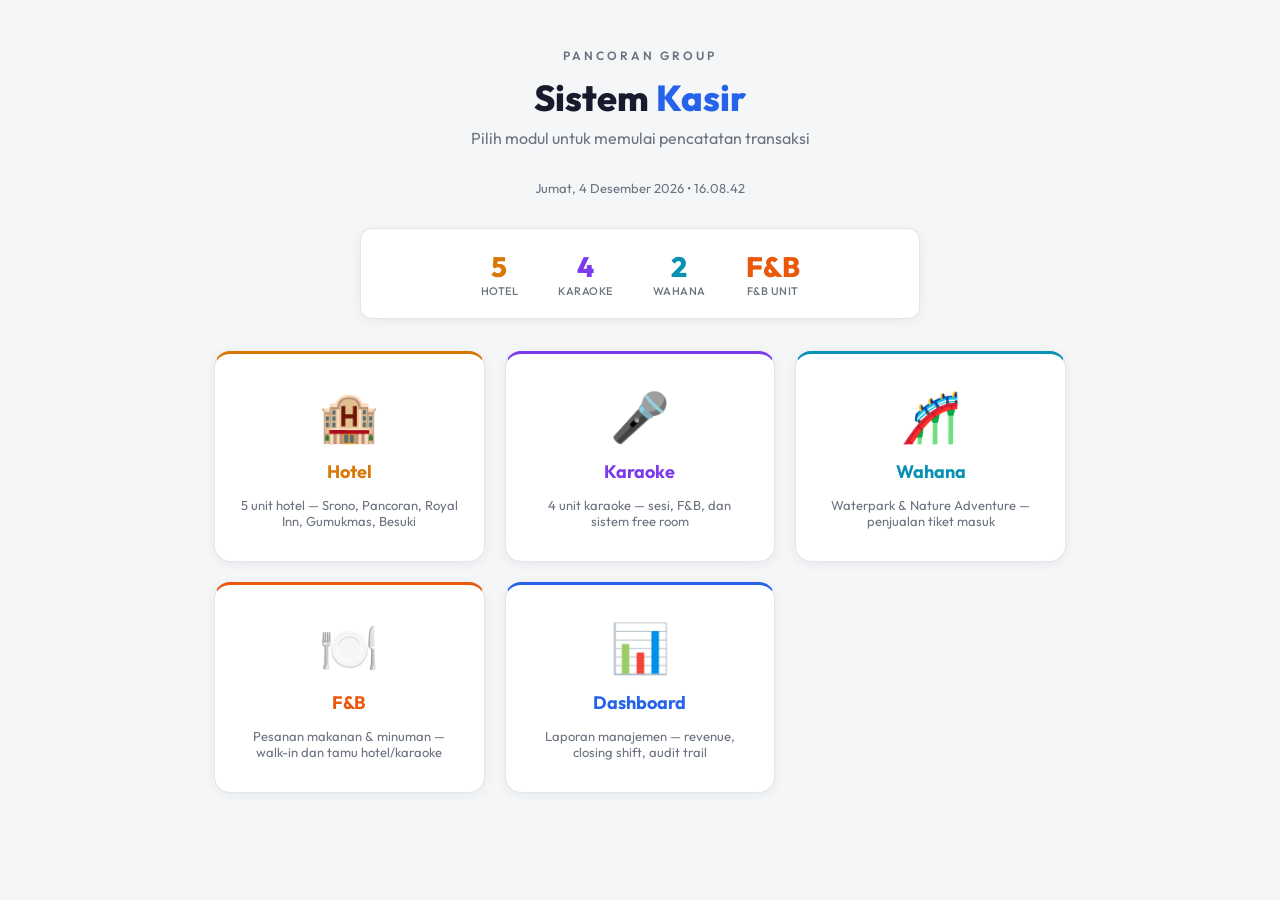
<file: index.html>
<!DOCTYPE html>
<html lang="id">
<head>
    <meta charset="UTF-8">
    <meta name="viewport" content="width=device-width, initial-scale=1.0">
    <title>Kasir — Pancoran Group</title>
    <meta name="theme-color" content="#ffffff">
    <meta name="apple-mobile-web-app-capable" content="yes">
    <meta name="apple-mobile-web-app-status-bar-style" content="default">
    <meta name="apple-mobile-web-app-title" content="Kasir">
    <link rel="manifest" href="manifest.json">
    <link rel="stylesheet" href="style.css">
    <style>
        .index-hero h1 span { color: var(--primary); }
        .index-hero .brand  { font-size: 12px; font-weight: 600; letter-spacing: 3px; color: var(--muted); text-transform: uppercase; margin-bottom: 12px; }
        .stats-bar {
            display: flex; justify-content: center; gap: 40px;
            padding: 20px 24px; margin: 0 auto 32px;
            max-width: 560px;
            background: var(--card); border: 1px solid var(--border);
            border-radius: var(--radius); box-shadow: var(--shadow);
        }
        .stat-item { text-align: center; }
        .stat-item .n { font-size: 28px; font-weight: 800; }
        .stat-item .l { font-size: 11px; color: var(--muted); font-weight: 500; text-transform: uppercase; letter-spacing: 0.5px; }
        .stat-item.h .n { color: var(--hotel); }
        .stat-item.k .n { color: var(--karaoke); }
        .stat-item.w .n { color: var(--wahana); }
        .stat-item.f .n { color: var(--fnb); }
        .clock { font-size: 13px; color: var(--muted); text-align: center; margin-bottom: 32px; }
        .module-card.hotel   h3 { color: var(--hotel); }
        .module-card.karaoke h3 { color: var(--karaoke); }
        .module-card.wahana  h3 { color: var(--wahana); }
        .module-card.fnb     h3 { color: var(--fnb); }
        .module-card.dashboard h3 { color: var(--primary); }
        .module-card.dashboard { border-top: 3px solid var(--primary); }
        .module-grid { grid-template-columns: repeat(2, 1fr); }
        @media (min-width: 700px) { .module-grid { grid-template-columns: repeat(3, 1fr); max-width: 900px; } }
    </style>
</head>
<body>

<div class="index-hero">
    <p class="brand">Pancoran Group</p>
    <h1>Sistem <span>Kasir</span></h1>
    <p>Pilih modul untuk memulai pencatatan transaksi</p>
</div>

<div class="clock" id="clock"></div>

<div class="stats-bar" id="statsBar">
    <div class="stat-item h"><div class="n" id="s-hotel">5</div><div class="l">Hotel</div></div>
    <div class="stat-item k"><div class="n" id="s-karaoke">4</div><div class="l">Karaoke</div></div>
    <div class="stat-item w"><div class="n" id="s-wahana">2</div><div class="l">Wahana</div></div>
    <div class="stat-item f"><div class="n" id="s-fnb">F&B</div><div class="l">F&B Unit</div></div>
</div>

<div class="module-grid" style="max-width:900px;margin:0 auto;padding:0 24px 48px">
    <div class="module-card hotel" onclick="window.location.href='kasir-hotel.html'">
        <div class="icon">🏨</div>
        <h3>Hotel</h3>
        <p>5 unit hotel — Srono, Pancoran, Royal Inn, Gumukmas, Besuki</p>
    </div>
    <div class="module-card karaoke" onclick="window.location.href='kasir-karaoke.html'">
        <div class="icon">🎤</div>
        <h3>Karaoke</h3>
        <p>4 unit karaoke — sesi, F&B, dan sistem free room</p>
    </div>
    <div class="module-card wahana" onclick="window.location.href='kasir-wahana.html'">
        <div class="icon">🎢</div>
        <h3>Wahana</h3>
        <p>Waterpark & Nature Adventure — penjualan tiket masuk</p>
    </div>
    <div class="module-card fnb" onclick="window.location.href='kasir-fnb.html'">
        <div class="icon">🍽️</div>
        <h3>F&B</h3>
        <p>Pesanan makanan & minuman — walk-in dan tamu hotel/karaoke</p>
    </div>
    <div class="module-card dashboard" onclick="window.location.href='dashboard.html'">
        <div class="icon">📊</div>
        <h3>Dashboard</h3>
        <p>Laporan manajemen — revenue, closing shift, audit trail</p>
    </div>
</div>

<script>
    function updateClock() {
        const now = new Date();
        document.getElementById('clock').textContent =
            now.toLocaleDateString('id-ID', { weekday: 'long', year: 'numeric', month: 'long', day: 'numeric' }) +
            '  •  ' + now.toLocaleTimeString('id-ID');
    }
    updateClock();
    setInterval(updateClock, 1000);

    if ('serviceWorker' in navigator) {
        navigator.serviceWorker.register('/sw.js')
            .then(() => console.log('[PWA] Service Worker terdaftar'))
            .catch(e => console.warn('[PWA] Gagal register SW:', e));
    }
</script>
</body>
</html>
</file>
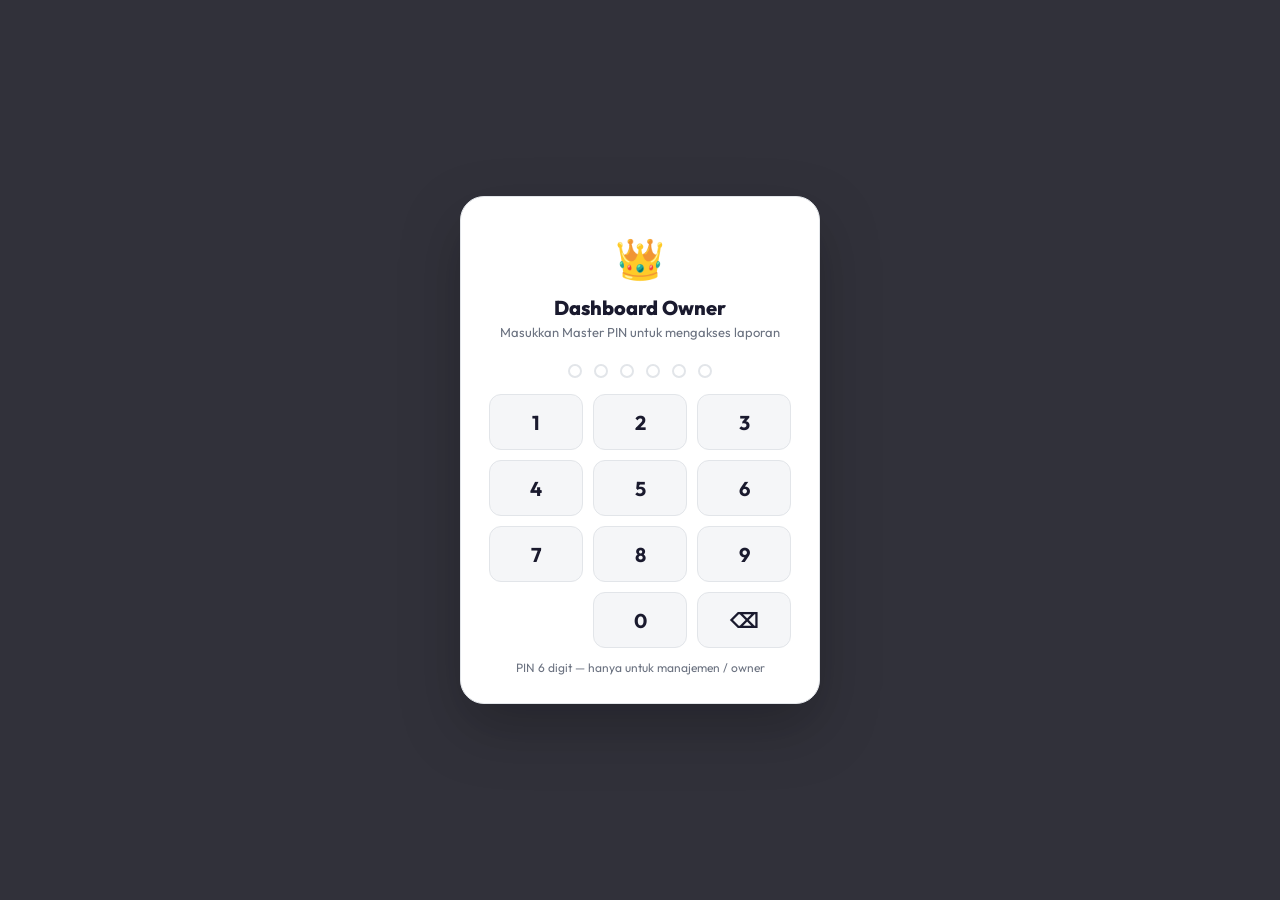
<file: dashboard.html>
<!DOCTYPE html>
<html lang="id">
<head>
    <meta charset="UTF-8">
    <meta name="viewport" content="width=device-width, initial-scale=1.0">
    <title>Dashboard Owner — Pancoran Group</title>
    <meta name="theme-color" content="#ffffff">
    <link rel="stylesheet" href="style.css">
    <script src="config.js"></script>
    <script src="auth-utils.js"></script>
    <script src="supabase.js"></script>
    <style>
        .dash-header-bar { background: var(--surface); border-bottom: 1px solid var(--border); padding: 16px 24px; display: flex; align-items: center; gap: 16px; position: sticky; top: 0; z-index: 100; box-shadow: 0 1px 4px rgba(0,0,0,0.04); }
        .dash-logo { font-size: 18px; font-weight: 800; }
        .dash-logo span { color: var(--primary); }
        .dash-shift-badge { background: rgba(37,99,235,0.1); color: var(--primary); padding: 4px 12px; border-radius: 99px; font-size: 12px; font-weight: 700; }
        .dash-logout { margin-left: auto; padding: 8px 16px; background: var(--bg); border: 1px solid var(--border); border-radius: 8px; cursor: pointer; font-size: 13px; font-weight: 500; font-family: 'Outfit', sans-serif; }
    </style>
</head>
<body>

<div id="dashContent" style="display:none">
    <!-- HEADER -->
    <div class="dash-header-bar">
        <div class="dash-logo">Pancoran <span>Dashboard</span></div>
        <span class="dash-shift-badge" id="shiftBadge">Shift Pagi</span>
        <span style="font-size:13px;color:var(--muted)" id="dateLabel"></span>
        <button class="dash-logout" onclick="logout()">🚪 Keluar</button>
    </div>

    <div class="dash-page">

        <!-- STAT CARDS -->
        <div class="dash-grid" id="statCards">
            <div class="dash-card">
                <div class="dc-label">Total Revenue Hari Ini</div>
                <div class="dc-val" id="statRevenue" style="color:var(--primary)">—</div>
                <div class="dc-sub">Semua unit &amp; metode bayar</div>
            </div>
            <div class="dash-card">
                <div class="dc-label">💵 Total Cash</div>
                <div class="dc-val" id="statCash" style="color:var(--available)">—</div>
                <div class="dc-sub">Harus ada di laci kasir</div>
            </div>
            <div class="dash-card">
                <div class="dc-label">💳 Total Transfer</div>
                <div class="dc-val" id="statTransfer" style="color:var(--karaoke)">—</div>
                <div class="dc-sub">Bank transfer semua unit</div>
            </div>
            <div class="dash-card">
                <div class="dc-label">📲 Total QRIS</div>
                <div class="dc-val" id="statQris" style="color:var(--wahana)">—</div>
                <div class="dc-sub">QRIS semua unit</div>
            </div>
            <div class="dash-card">
                <div class="dc-label">Closing Bermasalah</div>
                <div class="dc-val" id="statAlert" style="color:var(--occupied)">—</div>
                <div class="dc-sub">Shift dengan selisih cash ≠ 0</div>
            </div>
            <div class="dash-card">
                <div class="dc-label">Free Room Aktif</div>
                <div class="dc-val" id="statFreeRoom" style="color:var(--karaoke)">—</div>
                <div class="dc-sub">Karaoke free room hari ini</div>
            </div>
        </div>

        <!-- FILTER -->
        <div class="dash-filter">
            <div>
                <label>Tanggal</label>
                <input type="date" id="filterDate">
            </div>
            <div>
                <label>Unit</label>
                <select id="filterUnit">
                    <option value="">Semua Unit</option>
                </select>
            </div>
            <div>
                <label>Shift</label>
                <select id="filterShift">
                    <option value="">Semua Shift</option>
                    <option value="1">Shift Pagi (07:00–19:00)</option>
                    <option value="2">Shift Malam (19:00–07:00)</option>
                </select>
            </div>
            <button class="btn btn-primary" style="width:auto;padding:8px 20px;margin-top:18px" onclick="loadAllData()">🔄 Refresh</button>
        </div>

        <!-- TABS -->
        <div class="dash-tabs">
            <button class="dash-tab active" onclick="showTab('closing')" id="tab-closing">💰 Closing Shift</button>
            <button class="dash-tab" onclick="showTab('hotel')" id="tab-hotel">🏨 Hotel</button>
            <button class="dash-tab" onclick="showTab('karaoke')" id="tab-karaoke">🎤 Karaoke</button>
            <button class="dash-tab" onclick="showTab('fnb')" id="tab-fnb">🍽️ F&B</button>
            <button class="dash-tab" onclick="showTab('audit')" id="tab-audit">🔍 Audit Log</button>
        </div>

        <!-- CLOSING SHIFT TABLE -->
        <div class="dash-section" id="panel-closing">
            <h3>💰 Closing Shift — Rekap Tutup Kasir</h3>
            <div id="closingTable"><div class="dash-empty">Memuat data...</div></div>
        </div>

        <!-- HOTEL TABLE -->
        <div class="dash-section" id="panel-hotel" style="display:none">
            <h3>🏨 Transaksi Hotel</h3>
            <div id="hotelTable"><div class="dash-empty">Memuat data...</div></div>
        </div>

        <!-- KARAOKE TABLE -->
        <div class="dash-section" id="panel-karaoke" style="display:none">
            <h3>🎤 Transaksi Karaoke</h3>
            <div id="karaokeTable"><div class="dash-empty">Memuat data...</div></div>
        </div>

        <!-- FNB TABLE -->
        <div class="dash-section" id="panel-fnb" style="display:none">
            <h3>🍽️ Transaksi F&B</h3>
            <div id="fnbTable"><div class="dash-empty">Memuat data...</div></div>
        </div>

        <!-- AUDIT LOG TABLE -->
        <div class="dash-section" id="panel-audit" style="display:none">
            <h3>🔍 Audit Log — Siapa Melakukan Apa</h3>
            <p style="font-size:13px;color:var(--muted);margin-bottom:14px">Audit log mencatat semua transaksi insert beserta PIN (hash) kasir dan perangkat yang digunakan.</p>
            <div id="auditTable"><div class="dash-empty">Memuat data...</div></div>
        </div>

    </div>
</div>

<div class="toast" id="toast"></div>

<script>
// ==================== AUTH ====================
function checkMasterPin() {
    const overlay = document.createElement('div');
    overlay.className = 'pin-modal-overlay';
    overlay.id = 'masterPinOverlay';
    overlay.innerHTML = `
        <div class="pin-modal">
            <div class="pin-modal-icon">👑</div>
            <h2 class="pin-modal-title">Dashboard Owner</h2>
            <p class="pin-modal-subtitle">Masukkan Master PIN untuk mengakses laporan</p>
            <div class="pin-display">
                <span class="pin-dot" id="mpd0"></span><span class="pin-dot" id="mpd1"></span>
                <span class="pin-dot" id="mpd2"></span><span class="pin-dot" id="mpd3"></span>
                <span class="pin-dot" id="mpd4"></span><span class="pin-dot" id="mpd5"></span>
            </div>
            <p class="pin-error" id="masterPinError" style="display:none">❌ Master PIN salah.</p>
            <div class="pin-keypad">
                ${[1,2,3,4,5,6,7,8,9,'',0,'⌫'].map(k => `
                    <button class="pin-key${k===''?' pin-key-empty':''}" ${k===''?'disabled':''} onclick="masterPinKey('${k}')">${k}</button>
                `).join('')}
            </div>
            <p class="pin-footer">PIN 6 digit — hanya untuk manajemen / owner</p>
        </div>
    `;
    document.body.appendChild(overlay);
}

let _masterBuf = '';
function masterPinKey(k) {
    if (k === '⌫') _masterBuf = _masterBuf.slice(0, -1);
    else if (_masterBuf.length < 6 && k !== '') _masterBuf += k;
    for (let i = 0; i < 6; i++) {
        const d = document.getElementById('mpd' + i);
        if (d) d.classList.toggle('filled', i < _masterBuf.length);
    }
    if (_masterBuf.length === 6) masterPinSubmit();
}

async function masterPinSubmit() {
    const ok = await AuthUtils.validateMasterPin(_masterBuf);
    if (ok) {
        document.getElementById('masterPinOverlay')?.remove();
        document.getElementById('dashContent').style.display = 'block';
        initDashboard();
    } else {
        const errEl = document.getElementById('masterPinError');
        if (errEl) errEl.style.display = 'block';
        for (let i = 0; i < 6; i++) {
            const d = document.getElementById('mpd' + i);
            if (d) d.classList.add('error');
        }
        _masterBuf = '';
        setTimeout(() => {
            if (errEl) errEl.style.display = 'none';
            for (let i = 0; i < 6; i++) {
                const d = document.getElementById('mpd' + i);
                if (d) d.classList.remove('error', 'filled');
            }
        }, 1500);
    }
}

function logout() {
    if (confirm('Keluar dari dashboard?')) location.reload();
}

// ==================== INIT ====================
function initDashboard() {
    // Set tanggal hari ini
    const today = new Date().toISOString().split('T')[0];
    document.getElementById('filterDate').value = today;
    document.getElementById('shiftBadge').textContent = AuthUtils.getShiftLabel();
    document.getElementById('dateLabel').textContent = new Date().toLocaleDateString('id-ID', { weekday:'long', year:'numeric', month:'long', day:'numeric' });

    // Build filter unit
    const sel = document.getElementById('filterUnit');
    [...CONFIG.hotels, ...CONFIG.karaokes, ...CONFIG.wahanas].forEach(u => {
        const opt = document.createElement('option');
        opt.value = u.nama;
        opt.textContent = u.nama;
        sel.appendChild(opt);
    });

    loadAllData();
}

// ==================== DATA LOADING ====================
async function loadAllData() {
    const date = document.getElementById('filterDate').value;
    const unit = document.getElementById('filterUnit').value;
    const shift = document.getElementById('filterShift').value;

    await Promise.all([
        loadClosing(date, unit, shift),
        loadHotel(date, unit, shift),
        loadKaraoke(date, unit, shift),
        loadFnb(date, unit, shift),
        loadAudit(date),
    ]);
    loadStats(date, unit);
}

function buildFilters(date, unit, shift) {
    const f = {};
    if (date) f['created_at'] = `gte.${date}T00:00:00Z`;
    if (unit) f['unit'] = `eq.${unit}`;
    if (shift) f['shift_number'] = `eq.${shift}`;
    return f;
}

async function loadClosing(date, unit, shift) {
    const res = await SupabaseClient.query('closing_shift', {
        select: 'unit,shift_number,closed_at,expected_cash,actual_cash,difference,notes,closed_by_pin',
        filters: { ...buildFilters(date, unit, shift), 'closed_at': `gte.${date || new Date().toISOString().split('T')[0]}T00:00:00Z` },
        order: 'closed_at.desc',
        limit: 100,
    });
    const el = document.getElementById('closingTable');
    if (!res.ok || !res.data.length) { el.innerHTML = '<div class="dash-empty">Belum ada data closing hari ini</div>'; return; }

    let alertCount = 0;
    el.innerHTML = `<table class="dash-table">
        <thead><tr>
            <th>Unit</th><th>Shift</th><th>Waktu Tutup</th>
            <th>Expected (Rp)</th><th>Actual (Rp)</th><th>Selisih</th><th>Status</th><th>Catatan</th>
        </tr></thead>
        <tbody>
        ${res.data.map(r => {
            const diff = r.difference || 0;
            const isOk = diff === 0;
            if (!isOk) alertCount++;
            const status = isOk ? '<span class="badge-ok">✅ Pas</span>' :
                diff > 0 ? `<span class="badge-warn">➕ Lebih</span>` : `<span class="badge-err">➖ Kurang</span>`;
            const waktu = r.closed_at ? new Date(r.closed_at).toLocaleString('id-ID') : '—';
            return `<tr>
                <td><strong>${r.unit}</strong></td>
                <td>Shift ${r.shift_number}</td>
                <td>${waktu}</td>
                <td>Rp ${(r.expected_cash||0).toLocaleString('id-ID')}</td>
                <td>Rp ${(r.actual_cash||0).toLocaleString('id-ID')}</td>
                <td style="font-weight:700;color:${diff===0?'var(--available)':diff>0?'#d97706':'var(--occupied)'}">
                    ${diff >= 0 ? '+' : ''}Rp ${diff.toLocaleString('id-ID')}
                </td>
                <td>${status}</td>
                <td style="color:var(--muted);font-size:12px">${r.notes || '—'}</td>
            </tr>`;
        }).join('')}
        </tbody>
    </table>`;
    document.getElementById('statAlert').textContent = alertCount;
}

async function loadHotel(date, unit, shift) {
    const filters = {};
    if (date) filters['created_at'] = `gte.${date}T00:00:00Z`;
    if (unit) filters['unit'] = `eq.${unit}`;
    if (shift) filters['shift_number'] = `eq.${shift}`;
    const res = await SupabaseClient.query('transaksi_hotel', {
        select: 'created_at,unit,aksi,nomor_kamar,tipe_kamar,nama_tamu,jumlah_malam,nominal,nominal_fnb,metode_bayar,shift_number',
        filters, order: 'created_at.desc', limit: 200,
    });
    const el = document.getElementById('hotelTable');
    if (!res.ok || !res.data.length) { el.innerHTML = '<div class="dash-empty">Belum ada data</div>'; return; }
    el.innerHTML = `<table class="dash-table">
        <thead><tr><th>Waktu</th><th>Unit</th><th>Aksi</th><th>Kamar</th><th>Tamu</th><th>Malam</th><th>Kamar (Rp)</th><th>F&B (Rp)</th><th>Bayar</th><th>Shift</th></tr></thead>
        <tbody>
        ${res.data.map(r => `<tr>
            <td style="font-size:11px;color:var(--muted)">${r.created_at ? new Date(r.created_at).toLocaleString('id-ID') : '—'}</td>
            <td>${r.unit}</td>
            <td><span class="badge-${r.aksi==='CHECK_IN'?'ok':'warn'}">${r.aksi}</span></td>
            <td>${r.nomor_kamar} <span style="font-size:10px;color:var(--muted)">${r.tipe_kamar||''}</span></td>
            <td>${r.nama_tamu||'—'}</td>
            <td style="text-align:center">${r.jumlah_malam||'—'}</td>
            <td>${r.aksi === 'CHECK_OUT' ? 'Rp ' + (r.nominal||0).toLocaleString('id-ID') : '<span style="color:var(--border)">—</span>'}</td>
            <td style="color:var(--fnb)">${r.aksi === 'CHECK_OUT' && r.nominal_fnb > 0 ? 'Rp ' + r.nominal_fnb.toLocaleString('id-ID') : '<span style="color:var(--border)">—</span>'}</td>
            <td>${r.aksi === 'CHECK_OUT' ? (r.metode_bayar||'—') : '<span style="color:var(--border)">—</span>'}</td>
            <td>Shift ${r.shift_number||'—'}</td>
        </tr>`).join('')}
        </tbody>
    </table>`;
}

async function loadKaraoke(date, unit, shift) {
    const filters = {};
    if (date) filters['created_at'] = `gte.${date}T00:00:00Z`;
    if (unit) filters['unit'] = `eq.${unit}`;
    if (shift) filters['shift_number'] = `eq.${shift}`;
    const res = await SupabaseClient.query('transaksi_karaoke', {
        select: 'created_at,unit,aksi,ruangan,tipe,nama_tamu,durasi_menit,nominal_sewa,nominal_fnb,total,metode_bayar,free_room_activated,shift_number',
        filters, order: 'created_at.desc', limit: 200,
    });
    const el = document.getElementById('karaokeTable');
    if (!res.ok || !res.data.length) { el.innerHTML = '<div class="dash-empty">Belum ada data</div>'; return; }

    let freeRoomCount = 0;
    el.innerHTML = `<table class="dash-table">
        <thead><tr><th>Waktu</th><th>Unit</th><th>Aksi</th><th>Ruangan</th><th>Tamu</th><th>Durasi</th><th>Sewa (Rp)</th><th>F&B (Rp)</th><th>Total</th><th>Free Room</th><th>Bayar</th></tr></thead>
        <tbody>
        ${res.data.map(r => {
            if (r.free_room_activated) freeRoomCount++;
            const durasi = r.durasi_menit ? `${Math.floor(r.durasi_menit/60)}j ${r.durasi_menit%60}m` : '—';
            return `<tr>
                <td style="font-size:11px;color:var(--muted)">${r.created_at ? new Date(r.created_at).toLocaleString('id-ID') : '—'}</td>
                <td>${r.unit}</td>
                <td><span class="badge-${r.aksi==='START'?'ok':'warn'}">${r.aksi}</span></td>
                <td>${r.ruangan} <span style="font-size:10px;color:var(--muted)">${r.tipe||''}</span></td>
                <td>${r.nama_tamu||'—'}</td>
                <td>${durasi}</td>
                <td>Rp ${(r.nominal_sewa||0).toLocaleString('id-ID')}</td>
                <td style="color:var(--fnb)">${r.nominal_fnb>0?'Rp '+(r.nominal_fnb||0).toLocaleString('id-ID'):'—'}</td>
                <td style="font-weight:700">Rp ${(r.total||0).toLocaleString('id-ID')}</td>
                <td>${r.free_room_activated ? '<span class="badge-ok">🎉 FREE</span>' : '—'}</td>
                <td>${r.metode_bayar||'—'}</td>
            </tr>`;
        }).join('')}
        </tbody>
    </table>`;
    document.getElementById('statFreeRoom').textContent = freeRoomCount;
}

async function loadFnb(date, unit, shift) {
    const filters = {};
    if (date) filters['created_at'] = `gte.${date}T00:00:00Z`;
    if (unit) filters['unit'] = `eq.${unit}`;
    if (shift) filters['shift_number'] = `eq.${shift}`;
    const res = await SupabaseClient.query('transaksi_fnb', {
        select: 'created_at,unit,total,metode_bayar,is_walk_in,room_number,guest_name,source_context,shift_number',
        filters, order: 'created_at.desc', limit: 200,
    });
    const el = document.getElementById('fnbTable');
    if (!res.ok || !res.data.length) { el.innerHTML = '<div class="dash-empty">Belum ada data</div>'; return; }
    el.innerHTML = `<table class="dash-table">
        <thead><tr><th>Waktu</th><th>Unit</th><th>Konteks</th><th>Kamar/Ruangan</th><th>Nama Tamu</th><th>Total (Rp)</th><th>Bayar</th><th>Shift</th></tr></thead>
        <tbody>
        ${res.data.map(r => `<tr>
            <td style="font-size:11px;color:var(--muted)">${r.created_at ? new Date(r.created_at).toLocaleString('id-ID') : '—'}</td>
            <td>${r.unit}</td>
            <td>${r.is_walk_in ? '<span class="badge-ok">Walk-in</span>' : `<span class="badge-warn">${r.source_context||'linked'}</span>`}</td>
            <td>${r.room_number||'—'}</td>
            <td>${r.guest_name||'—'}</td>
            <td style="font-weight:700">Rp ${(r.total||0).toLocaleString('id-ID')}</td>
            <td>${r.metode_bayar||'—'}</td>
            <td>Shift ${r.shift_number||'—'}</td>
        </tr>`).join('')}
        </tbody>
    </table>`;
}

async function loadAudit(date) {
    const filters = {};
    if (date) filters['changed_at'] = `gte.${date}T00:00:00Z`;
    const res = await SupabaseClient.query('audit_log', {
        select: 'changed_at,table_name,action,changed_by_pin',
        filters, order: 'changed_at.desc', limit: 100,
    });
    const el = document.getElementById('auditTable');
    if (!res.ok || !res.data.length) { el.innerHTML = '<div class="dash-empty">Belum ada data audit (membutuhkan akses service_role)</div>'; return; }
    el.innerHTML = `<table class="dash-table">
        <thead><tr><th>Waktu</th><th>Tabel</th><th>Aksi</th><th>PIN Hash (8 char pertama)</th></tr></thead>
        <tbody>
        ${res.data.map(r => `<tr>
            <td style="font-size:11px;color:var(--muted)">${r.changed_at ? new Date(r.changed_at).toLocaleString('id-ID') : '—'}</td>
            <td>${r.table_name}</td>
            <td><span class="badge-ok">${r.action}</span></td>
            <td style="font-family:monospace;font-size:11px;color:var(--muted)">${r.changed_by_pin ? r.changed_by_pin.substring(0,8)+'...' : 'anonymous'}</td>
        </tr>`).join('')}
        </tbody>
    </table>`;
}

async function loadStats(date, unit) {
    const tables = [
        'transaksi_hotel',
        'transaksi_karaoke',
        'transaksi_wahana',
        'transaksi_fnb'
    ];
    let totalRevenue = 0, totalCash = 0, totalTransfer = 0, totalQris = 0;
    for (const name of tables) {
        const filters = {};
        if (date) filters['created_at'] = `gte.${date}T00:00:00Z`;
        if (unit) filters['unit'] = `eq.${unit}`;
        const res = await SupabaseClient.query(name, { select: `aksi,nominal,nominal_fnb,total,metode_bayar`, filters });
        if (res.ok) {
            res.data.forEach(r => {
                let val = 0;
                // Hotel: hanya akui pendapatan saat CHECK_OUT (kamar + F&B)
                if (name === 'transaksi_hotel') {
                    if (r.aksi === 'CHECK_OUT') val = parseInt(r.nominal || 0) + parseInt(r.nominal_fnb || 0);
                } else if (name === 'transaksi_karaoke') {
                    if (r.aksi === 'END') val = parseInt(r.total || 0);
                } else {
                    val = parseInt(r.total || 0);
                }

                totalRevenue += val;
                const m = (r.metode_bayar || '').toLowerCase();
                if (m === 'cash') totalCash += val;
                else if (m === 'transfer') totalTransfer += val;
                else if (m === 'qris') totalQris += val;
            });
        }
    }
    document.getElementById('statRevenue').textContent = 'Rp ' + totalRevenue.toLocaleString('id-ID');
    document.getElementById('statCash').textContent = 'Rp ' + totalCash.toLocaleString('id-ID');
    const transferEl = document.getElementById('statTransfer');
    const qrisEl = document.getElementById('statQris');
    if (transferEl) transferEl.textContent = 'Rp ' + totalTransfer.toLocaleString('id-ID');
    if (qrisEl) qrisEl.textContent = 'Rp ' + totalQris.toLocaleString('id-ID');
}

// ==================== TABS ====================
function showTab(tab) {
    ['closing','hotel','karaoke','fnb','audit'].forEach(t => {
        document.getElementById('panel-' + t).style.display = t === tab ? 'block' : 'none';
        document.getElementById('tab-' + t).classList.toggle('active', t === tab);
    });
}

function showToast(msg, type) {
    const t = document.getElementById('toast');
    t.textContent = msg;
    t.className = 'toast ' + type + ' show';
    setTimeout(() => t.classList.remove('show'), 4000);
}

// Mulai dengan PIN modal
checkMasterPin();
</script>
</body>
</html>
</file>
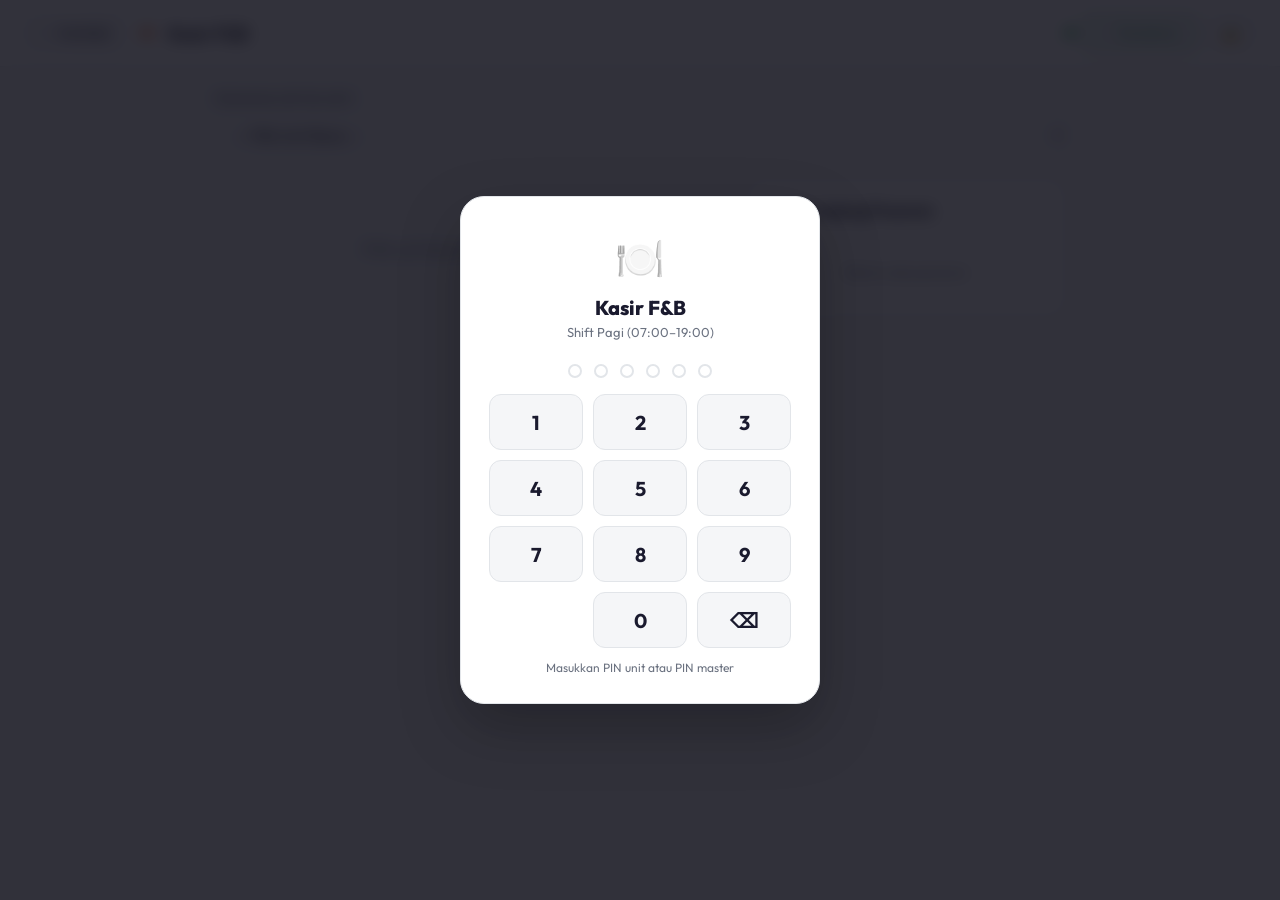
<file: kasir-fnb.html>
<!DOCTYPE html>
<html lang="id">
<head>
    <meta charset="UTF-8">
    <meta name="viewport" content="width=device-width, initial-scale=1.0">
    <title>Kasir F&B — Pancoran Group</title>
    <meta name="theme-color" content="#ffffff">
    <meta name="apple-mobile-web-app-capable" content="yes">
    <meta name="apple-mobile-web-app-title" content="Kasir F&B">
    <link rel="manifest" href="manifest.json">
    <link rel="stylesheet" href="style.css">
    <script src="config.js"></script>
    <script src="auth-utils.js"></script>
    <script src="supabase.js"></script>
    <script src="sync.js"></script>
    <script src="fnb-context.js"></script>
    <script src="closing-utils.js"></script>
    <style>
        :root { --accent: var(--fnb); --accent-rgb: 234,88,12; }
        .unit-tab.active { background: var(--fnb); border-color: var(--fnb); color: #fff; }
        .btn-primary { background: var(--fnb); }
        .total-box { border-color: var(--fnb); }
        .total-box .val { color: var(--fnb); }
        .cat-tab.active, .cat-tab:hover { background: var(--fnb); border-color: var(--fnb); color: #fff; }
        .bayar-btn.selected { border-color: var(--fnb); color: var(--fnb); }
        .menu-item:hover { border-color: var(--fnb); }
        .menu-item .m-price { color: var(--fnb); }
        .layout-wrapper { display: grid; grid-template-columns: 1fr 320px; gap: 20px; align-items: start; }
        .cart-panel { background: var(--card); border: 1px solid var(--border); border-radius: 16px; padding: 20px; position: sticky; top: 80px; box-shadow: var(--shadow); }
        .cart-panel h3 { font-size: 16px; font-weight: 700; margin-bottom: 14px; padding-bottom: 12px; border-bottom: 1px solid var(--border); }
        .unit-select-wrap { margin-bottom: 20px; }
        .unit-select-wrap label { display: block; font-size: 12px; font-weight: 700; color: var(--muted); text-transform: uppercase; letter-spacing: 0.5px; margin-bottom: 6px; }
        .unit-select-wrap select { width: 100%; padding: 12px 16px; background: var(--bg); border: 1px solid var(--border); border-radius: 10px; font-size: 15px; font-family: 'Outfit', sans-serif; color: var(--text); outline: none; }
        .menu-item { position: relative; }
        .menu-item .qty-badge { position: absolute; top: -6px; right: -6px; background: var(--fnb); color: #fff; font-size: 11px; font-weight: 700; width: 20px; height: 20px; border-radius: 50%; display: flex; align-items: center; justify-content: center; }
        .cart-item-del { background: none; border: none; color: var(--occupied); cursor: pointer; font-size: 14px; padding: 0 4px; }
        .section-title { font-size: 13px; font-weight: 700; color: var(--muted); text-transform: uppercase; letter-spacing: 1px; margin-bottom: 12px; margin-top: 4px; }
        @media (max-width: 700px) { .layout-wrapper { grid-template-columns: 1fr; } .cart-panel { position: static; } }
    </style>
</head>
<body>
<nav class="navbar">
    <button class="navbar-back" onclick="window.location.href='index.html'">← Kembali</button>
    <span class="navbar-dot dot-fnb"></span>
    <span class="navbar-title">Kasir F&B</span>
    <div style="margin-left:auto;display:flex;align-items:center;gap:8px">
        <span id="syncDot" style="width:10px;height:10px;border-radius:50%;background:#16a34a;display:inline-block;transition:background 0.3s"></span>
        <button id="syncBtn" class="navbar-back" onclick="SyncQueue.manualSync()">✓ Tersinkron</button>
        <span id="syncBadge" style="display:none;background:#d97706;color:#fff;font-size:11px;font-weight:800;width:20px;height:20px;border-radius:50%;align-items:center;justify-content:center;">0</span>
        <button class="navbar-back" onclick="showClosingModal()" title="Tutup Kasir">🔒</button>
    </div>
</nav>

<div class="page">
    <div class="unit-select-wrap">
        <label>Pesanan untuk Unit</label>
        <select id="unitSelect" onchange="onUnitChange()">
            <option value="" disabled selected>— Pilih Unit Bisnis —</option>
        </select>
    </div>

    <!-- F&B Context Toggle (Walk-in vs Tamu) -->
    <div class="fnb-toggle-box" id="fnbToggleBox" style="display:none">
        <label class="fnb-toggle-label">
            <input type="checkbox" id="fnbWalkIn" checked onchange="FnbContext.toggleUI()">
            <span id="fnbContextLabel">🚶 Walk-in (Pelanggan Umum)</span>
        </label>
        <div class="fnb-linked-fields" id="fnbLinkedFields">
            <input type="text" id="fnbRoom" placeholder="No. Kamar / Ruangan">
            <input type="text" id="fnbGuest" placeholder="Nama Tamu">
        </div>
    </div>

    <div class="layout-wrapper">
        <div>
            <div class="category-tabs" id="catTabs"></div>
            <div class="menu-grid" id="menuGrid">
                <div style="grid-column:1/-1;text-align:center;color:var(--muted);padding:40px 0">Pilih unit bisnis terlebih dahulu</div>
            </div>
        </div>
        <div class="cart-panel">
            <h3>🛒 Keranjang Pesanan</h3>
            <div id="cartItems"><div class="cart-empty">Belum ada pesanan</div></div>
            <div id="cartBottom" style="display:none;margin-top:12px">
                <div class="total-box" style="margin-bottom:14px"><div class="lbl">TOTAL</div><div class="val" id="cartTotal">Rp 0</div></div>
                <div class="form-group"><label>Metode Pembayaran</label><div class="bayar-grid" id="bayarGrid" style="grid-template-columns:repeat(3,1fr)"></div></div>
                <button class="btn btn-primary" id="btnBayar" onclick="prosesBayar()">✓ Proses Pembayaran</button>
            </div>
        </div>
    </div>
</div>

<!-- MODAL CLOSING SHIFT -->
<div class="modal-overlay" id="modalClosing">
    <div class="closing-modal">
        <h3>🔒 Tutup Kasir F&B</h3>
        <p style="font-size:13px;color:var(--muted);margin-bottom:16px" id="closingUnitName">—</p>
        <div class="closing-stat-row"><span class="lbl">Shift</span><span class="val" id="closingShiftLabel">—</span></div>
        <div class="closing-stat-row"><span class="lbl">Total Cash Sistem</span><span class="val" id="expectedCashDisplay">Rp 0</span></div>
        <div class="form-group" style="margin-top:14px">
            <label>Hitung Fisik (Rp)</label>
            <input type="number" id="actualCashInput" placeholder="Jumlah uang fisik" oninput="ClosingUtils.previewDiff()">
        </div>
        <div class="diff-preview" id="diffPreview"></div>
        <div class="form-group">
            <label>Catatan (opsional)</label>
            <textarea id="closingNotes" rows="2" style="width:100%;padding:10px;border:1px solid var(--border);border-radius:8px;font-family:'Outfit',sans-serif;font-size:14px;resize:none;" placeholder="Catatan selisih..."></textarea>
        </div>
        <div style="display:flex;gap:8px">
            <button class="btn btn-secondary" style="flex:1" onclick="document.getElementById('modalClosing').classList.remove('show')">Batal</button>
            <button class="btn-closing" style="flex:1;margin:0" onclick="handleClosingSubmit()">✓ Konfirmasi Tutup</button>
        </div>
    </div>
</div>

<div class="toast" id="toast"></div>

<script>
let cart = {}, activeCategory = 'Semua', selectedBayar = 'Cash', selectedUnit = null, currentUnitName = '';

// Build dropdown opsi unit
const UNIT_OPTIONS = [
    ...CONFIG.hotels.map(h  => ({ value: h.id, label: h.nama, type: 'hotel'   })),
    ...CONFIG.karaokes.map(k => ({ value: k.id, label: k.nama, type: 'karaoke' })),
    ...CONFIG.wahanas.map(w  => ({ value: w.id, label: w.nama, type: 'wahana'  })),
    { value: 'standalone', label: 'Standalone (Walk-in Langsung)', type: 'standalone' },
];

function init() {
    const sel = document.getElementById('unitSelect');

    // Grup per tipe
    const groups = { hotel: 'Hotel', karaoke: 'Karaoke', wahana: 'Wahana', standalone: 'Lainnya' };
    const grouped = {};
    UNIT_OPTIONS.forEach(u => { if (!grouped[u.type]) grouped[u.type] = []; grouped[u.type].push(u); });
    Object.entries(grouped).forEach(([type, units]) => {
        const optGroup = document.createElement('optgroup');
        optGroup.label = groups[type];
        units.forEach(u => {
            const opt = document.createElement('option');
            opt.value = u.value;
            opt.textContent = u.label;
            optGroup.appendChild(opt);
        });
        sel.appendChild(optGroup);
    });

    const bg = document.getElementById('bayarGrid');
    CONFIG.metode_bayar.forEach(m => {
        const b = document.createElement('button');
        b.className = 'bayar-btn' + (m === 'Cash' ? ' selected' : '');
        b.textContent = m;
        b.onclick = () => { selectedBayar = m; bg.querySelectorAll('.bayar-btn').forEach(x => x.classList.toggle('selected', x.textContent === m)); };
        bg.appendChild(b);
    });

    // PIN — kasir FnB bisa pilih unit mana saja setelah auth
    // Tampilkan PIN modal menggunakan unit yang tersimpan di session, atau minta pilih dulu
    const savedUnit = sessionStorage.getItem('kasir_unit');
    const matchedUnit = UNIT_OPTIONS.find(u => u.value === savedUnit);
    if (matchedUnit && CONFIG.pins[savedUnit]) {
        // Jika unit sudah di-auth sebelumnya, langsung lanjut
        selectedUnit = savedUnit;
        currentUnitName = matchedUnit.label;
        sel.value = savedUnit;
        document.getElementById('fnbToggleBox').style.display = 'block';
        renderMenu();
    } else {
        // Tampilkan PIN master untuk akses F&B standalone
        showFnbPinModal();
    }
}

function showFnbPinModal() {
    // Gunakan PIN master untuk akses modul F&B umum
    const overlay = document.createElement('div');
    overlay.className = 'pin-modal-overlay';
    overlay.id = 'fnbPinOverlay';
    overlay.innerHTML = `
        <div class="pin-modal">
            <div class="pin-modal-icon">🍽️</div>
            <h2 class="pin-modal-title">Kasir F&B</h2>
            <p class="pin-modal-subtitle">${AuthUtils.getShiftLabel()}</p>
            <div class="pin-display">
                <span class="pin-dot" id="fpd0"></span><span class="pin-dot" id="fpd1"></span>
                <span class="pin-dot" id="fpd2"></span><span class="pin-dot" id="fpd3"></span>
                <span class="pin-dot" id="fpd4"></span><span class="pin-dot" id="fpd5"></span>
            </div>
            <p class="pin-error" id="fnbPinError" style="display:none">❌ PIN salah. Coba lagi.</p>
            <div class="pin-keypad">
                ${[1,2,3,4,5,6,7,8,9,'',0,'⌫'].map(k => `
                    <button class="pin-key${k===''?' pin-key-empty':''}" ${k===''?'disabled':''} onclick="fnbPinKey('${k}')">${k}</button>
                `).join('')}
            </div>
            <p class="pin-footer">Masukkan PIN unit atau PIN master</p>
        </div>
    `;
    document.body.appendChild(overlay);
}

let _fnbPinBuf = '';
function fnbPinKey(k) {
    if (k === '⌫') _fnbPinBuf = _fnbPinBuf.slice(0, -1);
    else if (_fnbPinBuf.length < 6 && k !== '') _fnbPinBuf += k;
    for (let i = 0; i < 6; i++) {
        const d = document.getElementById('fpd' + i);
        if (d) d.classList.toggle('filled', i < _fnbPinBuf.length);
    }
    if (_fnbPinBuf.length === 6) fnbPinSubmit();
}

async function fnbPinSubmit() {
    const hash = await AuthUtils.hashPin(_fnbPinBuf);
    // Cek apakah cocok dengan salah satu unit atau master
    let matchedUnitId = null;
    for (const [uid, h] of Object.entries(CONFIG.pins)) {
        if (h === hash) { matchedUnitId = uid; break; }
    }
    if (matchedUnitId) {
        AuthUtils.setSession(matchedUnitId, hash);
        document.getElementById('fnbPinOverlay')?.remove();
        if (matchedUnitId !== 'master') {
            const unit = UNIT_OPTIONS.find(u => u.value === matchedUnitId);
            if (unit) {
                selectedUnit = matchedUnitId;
                currentUnitName = unit.label;
                document.getElementById('unitSelect').value = matchedUnitId;
                document.getElementById('fnbToggleBox').style.display = 'block';
                renderMenu();
            }
        }
    } else {
        const errEl = document.getElementById('fnbPinError');
        if (errEl) errEl.style.display = 'block';
        for (let i = 0; i < 6; i++) {
            const d = document.getElementById('fpd' + i);
            if (d) d.classList.add('error');
        }
        _fnbPinBuf = '';
        setTimeout(() => {
            if (errEl) errEl.style.display = 'none';
            for (let i = 0; i < 6; i++) {
                const d = document.getElementById('fpd' + i);
                if (d) d.classList.remove('error', 'filled');
            }
        }, 1500);
    }
}

function onUnitChange() {
    const sel = document.getElementById('unitSelect');
    selectedUnit = sel.value;
    const unit = UNIT_OPTIONS.find(u => u.value === selectedUnit);
    currentUnitName = unit?.label || selectedUnit;
    cart = {};
    activeCategory = 'Semua';
    document.getElementById('fnbToggleBox').style.display = selectedUnit ? 'block' : 'none';

    // Update source context label
    if (unit?.type === 'hotel') document.getElementById('fnbContextLabel').textContent = '🚶 Walk-in (bukan tamu kamar)';
    else if (unit?.type === 'karaoke') document.getElementById('fnbContextLabel').textContent = '🚶 Walk-in (bukan tamu ruangan)';
    else document.getElementById('fnbContextLabel').textContent = '🚶 Walk-in (Pelanggan Umum)';

    document.getElementById('fnbWalkIn').checked = true;
    document.getElementById('fnbLinkedFields').style.display = 'none';
    renderMenu();
    renderCart();
}

function renderMenu() {
    if (!selectedUnit) return;
    const filteredMenu = CONFIG.menu_fnb.filter(item => item.unit.includes('all') || item.unit.includes(selectedUnit));
    const categories = ['Semua', ...new Set(filteredMenu.map(m => m.kategori))];
    const catTabs = document.getElementById('catTabs');
    catTabs.innerHTML = '';
    categories.forEach(cat => {
        const btn = document.createElement('button');
        btn.className = 'cat-tab' + (cat === activeCategory ? ' active' : '');
        btn.textContent = cat;
        btn.onclick = () => { activeCategory = cat; renderMenu(); };
        catTabs.appendChild(btn);
    });
    const grid = document.getElementById('menuGrid');
    grid.innerHTML = '';
    const display = activeCategory === 'Semua' ? filteredMenu : filteredMenu.filter(m => m.kategori === activeCategory);
    if (!display.length) {
        grid.innerHTML = '<div style="grid-column:1/-1;text-align:center;color:var(--muted);padding:40px 0">Tidak ada menu</div>';
        return;
    }
    display.forEach(item => {
        const qtyInCart = cart[item.id]?.qty || 0;
        const card = document.createElement('div');
        card.className = 'menu-item';
        card.innerHTML = `
            ${qtyInCart > 0 ? `<div class="qty-badge">${qtyInCart}</div>` : ''}
            <div class="m-name">${item.nama}</div>
            <div class="m-price">Rp ${item.harga.toLocaleString('id-ID')}</div>
        `;
        card.onclick = () => addToCart(item);
        grid.appendChild(card);
    });
}

function addToCart(item) {
    if (!selectedUnit) { showToast('Pilih unit terlebih dahulu', 'error'); return; }
    if (!cart[item.id]) cart[item.id] = { item, qty: 0 };
    cart[item.id].qty++;
    renderCart(); renderMenu();
}

function removeFromCart(itemId) {
    if (!cart[itemId]) return;
    cart[itemId].qty--;
    if (cart[itemId].qty <= 0) delete cart[itemId];
    renderCart(); renderMenu();
}

function renderCart() {
    const container = document.getElementById('cartItems');
    const items = Object.values(cart);
    if (!items.length) {
        container.innerHTML = '<div class="cart-empty">Belum ada pesanan</div>';
        document.getElementById('cartBottom').style.display = 'none';
        return;
    }
    let total = 0;
    container.innerHTML = '';
    items.forEach(({ item, qty }) => {
        const sub = item.harga * qty;
        total += sub;
        const row = document.createElement('div');
        row.className = 'cart-item';
        row.innerHTML = `
            <div class="cart-item-name">${item.nama}</div>
            <div class="cart-item-qty">
                <button class="cart-qty-btn" onclick="removeFromCart('${item.id}')">−</button>
                <span>${qty}</span>
                <button class="cart-qty-btn" onclick="addToCart(${JSON.stringify(item).replace(/"/g,'&quot;')})">+</button>
            </div>
            <div class="cart-item-sub">Rp ${sub.toLocaleString('id-ID')}</div>
        `;
        container.appendChild(row);
    });
    document.getElementById('cartTotal').textContent = 'Rp ' + total.toLocaleString('id-ID');
    document.getElementById('cartBottom').style.display = 'block';
}

function prosesBayar() {
    const items = Object.values(cart);
    if (!items.length || !selectedUnit) return;
    const btn = document.getElementById('btnBayar');
    btn.disabled = true; btn.textContent = 'Memproses...';

    const total = items.reduce((s, { item, qty }) => s + item.harga * qty, 0);
    const now = new Date();
    const fnbCtx = FnbContext.getPayload(
        selectedUnit.startsWith('hotel') ? 'hotel' :
        selectedUnit.startsWith('karaoke') ? 'karaoke' : 'standalone'
    );

    SyncQueue.push(CONFIG.tables.fnb, {
        timestamp: now.toISOString(), unit: currentUnitName, modul: 'F&B',
        items: items.map(({ item, qty }) => ({ id: item.id, nama: item.nama, qty, harga: item.harga, subtotal: item.harga * qty })),
        total, metode_bayar: selectedBayar,
        ...fnbCtx, ...AuthUtils.getAuthPayload(),
    });

    showToast('✅ Pesanan berhasil! Total Rp ' + total.toLocaleString('id-ID'), 'success');
    cart = {};
    renderCart(); renderMenu();
    setTimeout(() => { btn.disabled = false; btn.textContent = '✓ Proses Pembayaran'; }, 2000);
}

function showClosingModal() {
    if (!currentUnitName) { showToast('Pilih unit terlebih dahulu', 'error'); return; }
    document.getElementById('closingUnitName').textContent = currentUnitName;
    document.getElementById('closingShiftLabel').textContent = AuthUtils.getShiftLabel();
    document.getElementById('modalClosing').classList.add('show');
    ClosingUtils.calculateExpectedCash(currentUnitName, AuthUtils.getAutoShift()).then(exp => {
        document.getElementById('expectedCashDisplay').textContent = 'Rp ' + exp.toLocaleString('id-ID');
    });
}

async function handleClosingSubmit() {
    const pin = prompt('Masukkan PIN Kasir untuk konfirmasi:');
    if (!pin) return;
    const actual = parseInt(document.getElementById('actualCashInput').value) || 0;
    const notes = document.getElementById('closingNotes').value;
    const res = await ClosingUtils.submit(currentUnitName, pin, actual, notes);
    if (res.ok) { alert('✅ Tutup kasir berhasil!'); document.getElementById('modalClosing').classList.remove('show'); }
    else alert('❌ Gagal: ' + (res.error || 'Unknown'));
}

function showToast(msg, type) {
    const t = document.getElementById('toast');
    t.textContent = msg;
    t.className = 'toast ' + type + ' show';
    setTimeout(() => t.classList.remove('show'), 4000);
}

init();
</script>
</body>
</html>
</file>
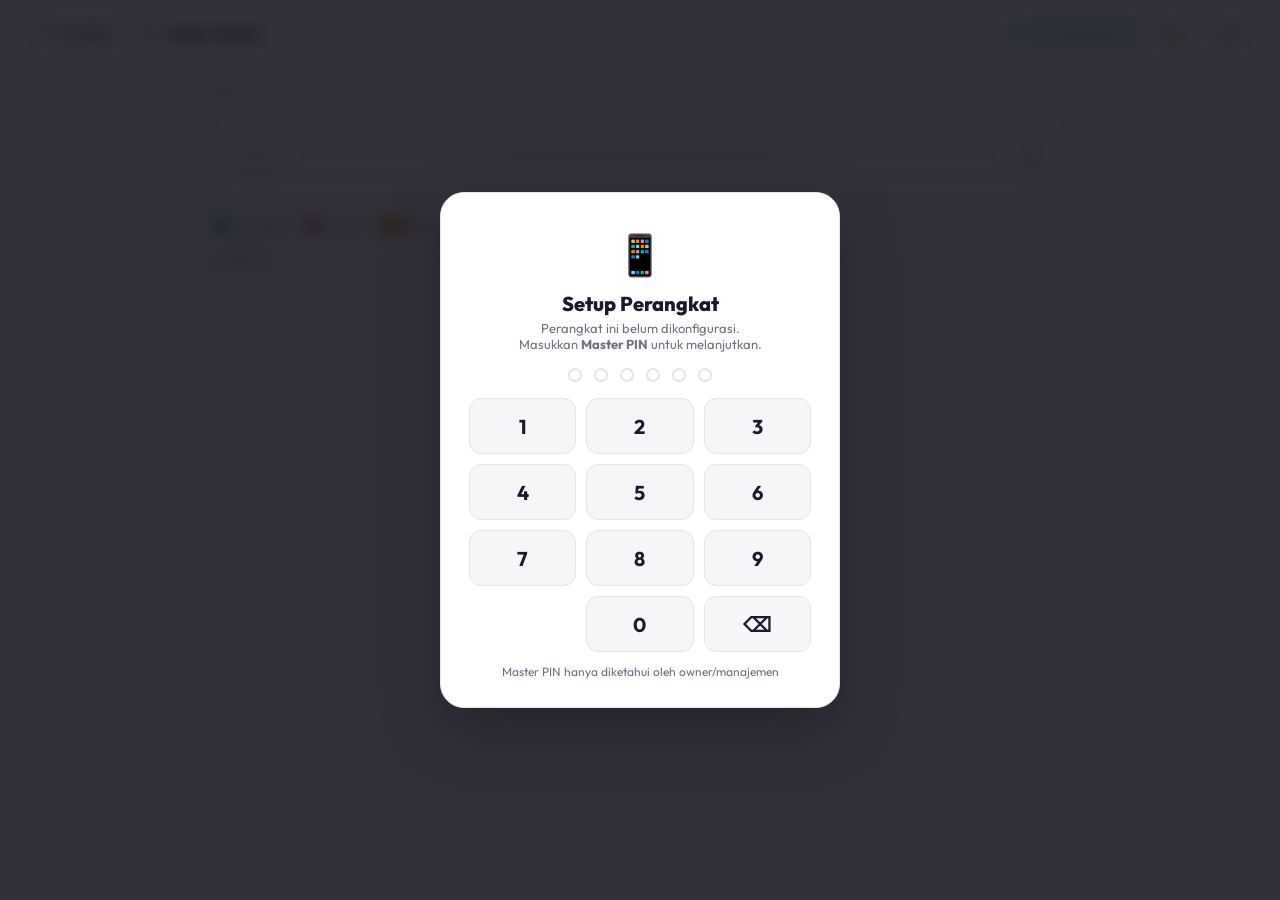
<file: kasir-hotel.html>
<!DOCTYPE html>
<html lang="id">
<head>
    <meta charset="UTF-8">
    <meta name="viewport" content="width=device-width, initial-scale=1.0">
    <title>Kasir Hotel — Pancoran Group</title>
    <meta name="theme-color" content="#ffffff">
    <meta name="apple-mobile-web-app-capable" content="yes">
    <meta name="apple-mobile-web-app-title" content="Kasir Hotel">
    <link rel="manifest" href="manifest.json">
    <link rel="stylesheet" href="style.css">
    <script src="config.js"></script>
    <script src="auth-utils.js"></script>
    <script src="supabase.js"></script>
    <script src="sync.js"></script>
    <script src="fnb-context.js"></script>
    <script src="closing-utils.js"></script>
    <style>
        :root { --accent: var(--hotel); --accent-rgb: 217,119,6; }
        .unit-tab.active { background: var(--hotel); border-color: var(--hotel); color: #fff; }
        .btn-primary { background: var(--hotel); }
        .occ-bar-fill { background: var(--hotel); }
        .total-box { border-color: var(--hotel); }
        .total-box .val { color: var(--hotel); }
        .tipe-badge { font-size: 9px; font-weight: 700; padding: 2px 6px; border-radius: 4px; background: rgba(217,119,6,0.12); color: var(--hotel); }
        .info-box { background: var(--bg); border: 1px solid var(--border); border-radius: 10px; padding: 14px 16px; margin-bottom: 14px; font-size: 13px; color: var(--muted); }
        .info-box strong { color: var(--text); font-size: 16px; }
        .checkout-info { background: rgba(220,38,38,0.05); border: 1px solid var(--occupied); border-radius: 10px; padding: 14px 16px; margin-bottom: 16px; font-size: 14px; }
        .checkout-info .lbl { color: var(--muted); font-size: 12px; }
        .checkout-info .val { font-weight: 700; font-size: 15px; }
        .pin-hint { font-size: 11px; color: var(--muted); text-align: right; margin-top: 4px; }
    </style>
</head>
<body>

<!-- NAVBAR -->
<nav class="navbar">
    <button class="navbar-back" onclick="window.location.href='index.html'">← Kembali</button>
    <span class="navbar-dot dot-hotel"></span>
    <span class="navbar-title" id="navTitle">Kasir Hotel</span>
    <div style="margin-left:auto;display:flex;align-items:center;gap:8px">
        <span id="syncDot" style="width:10px;height:10px;border-radius:50%;background:#16a34a;display:inline-block;transition:background 0.3s" title="Status sinkronisasi"></span>
        <button id="syncBtn" class="navbar-back" onclick="SyncQueue.manualSync()" style="position:relative">✓ Tersinkron</button>
        <span id="syncBadge" style="display:none;background:#d97706;color:#fff;font-size:11px;font-weight:800;width:20px;height:20px;border-radius:50%;align-items:center;justify-content:center;">0</span>
        <button class="navbar-back" onclick="ClosingUtils.showModal(currentUnitName)" title="Tutup Kasir">🔒</button>
        <button class="navbar-back" onclick="AuthUtils.showRebindModal('hotel')" title="Ganti perangkat (Master PIN)">⚙️</button>
    </div>
</nav>

<div class="page">
    <!-- Unit info — perangkat terkunci ke 1 unit, tidak ada tab switching -->
    <div id="unitInfo" style="font-size:13px;color:var(--muted);margin-bottom:16px;display:flex;align-items:center;gap:8px">
        <span style="background:rgba(217,119,6,0.12);color:var(--hotel);padding:4px 10px;border-radius:99px;font-weight:700;font-size:12px" id="unitBadge"></span>
        <span id="shiftInfo"></span>
    </div>
    <div class="occupancy-bar">
        <div class="occ-stat"><div class="num" id="occFree" style="color:var(--available)">–</div><div class="lbl">Tersedia</div></div>
        <div class="occ-bar-track"><div class="occ-bar-fill" id="occBar" style="width:0%"></div></div>
        <div class="occ-stat"><div class="num" id="occUsed" style="color:var(--occupied)">–</div><div class="lbl">Terisi</div></div>
    </div>
    <div class="legend">
        <div class="legend-item"><div class="legend-dot available"></div> Tersedia</div>
        <div class="legend-item"><div class="legend-dot occupied"></div> Terisi</div>
        <div class="legend-item"><span style="font-size:10px;font-weight:700;background:var(--hotel);color:#fff;padding:2px 6px;border-radius:4px;">STD</span> Standard</div>
        <div class="legend-item"><span style="font-size:10px;font-weight:700;background:var(--karaoke);color:#fff;padding:2px 6px;border-radius:4px;">DLX</span> Deluxe</div>
        <div class="legend-item"><span style="font-size:10px;font-weight:700;background:var(--wahana);color:#fff;padding:2px 6px;border-radius:4px;">STE</span> Suite</div>
    </div>
    <div class="floor-label">Lantai 1</div>
    <div class="room-grid" id="roomGrid"></div>
</div>

<!-- MODAL CHECK-IN -->
<div class="modal-overlay" id="modalCheckin">
    <div class="modal">
        <div class="modal-header">
            <div>
                <div class="modal-title" id="modalTitle">Kamar 101</div>
                <div class="modal-subtitle" id="modalSubtitle">Standard — Rp 250.000/malam</div>
            </div>
            <button class="modal-close" onclick="closeModal()">✕</button>
        </div>
        <div class="form-group">
            <label>Nama Tamu</label>
            <input type="text" id="inputNama" placeholder="Masukkan nama tamu">
        </div>
        <div class="form-group">
            <label>Jumlah Malam</label>
            <input type="number" id="inputMalam" value="1" min="1" onchange="hitungTotal()">
        </div>
        <div class="info-box">Estimasi Total: <strong id="labelTotal">Rp 0</strong><br><span style="font-size:11px;color:var(--muted)">Pembayaran akan dikonfirmasi saat Check Out</span></div>
        <div class="btn-row">
            <button class="btn btn-secondary" onclick="closeModal()">Batal</button>
            <button class="btn btn-primary" id="btnCheckin" onclick="doCheckin()">✓ Check In</button>
        </div>
    </div>
</div>

<!-- MODAL CHECK-OUT -->
<div class="modal-overlay" id="modalCheckout">
    <div class="modal">
        <div class="modal-header">
            <div>
                <div class="modal-title" id="coTitle">Kamar 101</div>
                <div class="modal-subtitle" id="coSubtitle">Saat ini: Terisi</div>
            </div>
            <button class="modal-close" onclick="closeModal()">✕</button>
        </div>
        <div class="checkout-info">
            <div class="lbl">Nama Tamu</div><div class="val" id="coNama">—</div><br>
            <div class="lbl">Check In</div><div class="val" id="coWaktuIn">—</div><br>
            <div class="lbl">Total Kamar</div><div class="val" id="coTotal" style="color:var(--hotel);font-size:18px;">Rp 0</div>
        </div>
        <!-- F&B Toggle saat checkout -->
        <div class="fnb-toggle-box">
            <label class="fnb-toggle-label">
                <input type="checkbox" id="fnbWalkIn" checked onchange="FnbContext.toggleUI()">
                <span id="fnbContextLabel">🚶 Tidak ada tagihan F&B</span>
            </label>
            <div class="fnb-linked-fields" id="fnbLinkedFields">
                <input type="number" id="coFnbAmount" placeholder="Jumlah tagihan F&B (Rp)" min="0" style="width:100%" onchange="updateCheckoutTotal()">
            </div>
        </div>
        <div class="total-box" style="margin-bottom:14px">
            <div class="lbl">GRAND TOTAL</div>
            <div class="val" id="coGrandTotal">Rp 0</div>
        </div>
        <div class="form-group">
            <label>Metode Pembayaran</label>
            <div class="bayar-grid" id="coBayarGrid"></div>
        </div>
        <div class="btn-row">
            <button class="btn btn-secondary" onclick="closeModal()">Batal</button>
            <button class="btn btn-danger" id="btnCheckout" onclick="doCheckout()">✓ Check Out</button>
        </div>
    </div>
</div>

<!-- MODAL CLOSING SHIFT -->
<div class="modal-overlay" id="modalClosing">
    <div class="closing-modal">
        <h3>🔒 Tutup Kasir</h3>
        <p style="font-size:13px;color:var(--muted);margin-bottom:16px" id="closingUnitName">—</p>
        <div class="closing-stat-row">
            <span class="lbl">Shift</span>
            <span class="val" id="closingShiftLabel">—</span>
        </div>
        <div class="closing-stat-row">
            <span class="lbl">💵 Uang Tunai (Cash) Sistem</span>
            <span class="val" id="expectedCashDisplay" style="color:var(--available);font-size:18px">Rp 0</span>
        </div>
        <div class="closing-stat-row" style="font-size:12px;color:var(--muted);border:none;padding-top:0">
            <span>💳 Transfer Sistem</span>
            <span id="expectedTransferDisplay">Rp 0</span>
        </div>
        <div class="closing-stat-row" style="font-size:12px;color:var(--muted);border:none;padding-top:0;margin-bottom:8px">
            <span>📲 QRIS Sistem</span>
            <span id="expectedQrisDisplay">Rp 0</span>
        </div>
        <div class="form-group" style="background:rgba(22,163,74,0.05);border:1px solid rgba(22,163,74,0.2);border-radius:10px;padding:12px 14px;margin-bottom:14px">
            <label style="color:var(--available);font-weight:700">💰 Hitung Fisik Uang di Laci (Rp)</label>
            <input type="number" id="actualCashInput" placeholder="Jumlah uang kertas & koin" oninput="ClosingUtils.previewDiff()" style="margin-top:8px">
            <div style="font-size:11px;color:var(--muted);margin-top:6px">⚠️ Hanya hitung uang fisik (kertas & koin). Transfer & QRIS tidak perlu dihitung.</div>
        </div>
        <div class="diff-preview" id="diffPreview"></div>
        <div class="form-group">
            <label>Catatan (opsional)</label>
            <textarea id="closingNotes" rows="2" style="width:100%;padding:10px;border:1px solid var(--border);border-radius:8px;font-family:'Outfit',sans-serif;font-size:14px;resize:none;" placeholder="Catatan selisih..."></textarea>
        </div>
        <div style="display:flex;gap:8px">
            <button class="btn btn-secondary" style="flex:1" onclick="document.getElementById('modalClosing').classList.remove('show')">Batal</button>
            <button class="btn-closing" style="flex:1;margin:0" onclick="handleClosingSubmit()">✓ Konfirmasi Tutup</button>
        </div>
    </div>
</div>

<div class="toast" id="toast"></div>

<script>
let activeUnit = 0;
let activeKamar = null;
let selectedBayar = 'Cash';
let selectedCoBayar = 'Cash';
let currentUnitName = '';

function init() {
    // Inisialisasi tombol bayar hanya untuk checkout
    const coBg = document.getElementById('coBayarGrid');
    CONFIG.metode_bayar.forEach(m => {
        const b = document.createElement('button');
        b.className = 'bayar-btn' + (m === 'Cash' ? ' selected' : '');
        b.textContent = m;
        b.onclick = () => {
            selectedCoBayar = m;
            coBg.querySelectorAll('.bayar-btn').forEach(x => x.classList.toggle('selected', x.textContent === m));
        };
        coBg.appendChild(b);
    });

    // Device-bound init: perangkat dikunci ke 1 unit hotel oleh owner
    AuthUtils.initPage('hotel', (unitId, unitName) => {
        const hotelIdx = CONFIG.hotels.findIndex(h => h.id === unitId);
        activeUnit = hotelIdx >= 0 ? hotelIdx : 0;
        currentUnitName = unitName;
        const hotel = CONFIG.hotels[activeUnit];
        document.getElementById('navTitle').textContent = 'Kasir — ' + (hotel?.shortName || unitName);
        document.getElementById('unitBadge').textContent = '🏨 ' + unitName;
        document.getElementById('shiftInfo').textContent = AuthUtils.getShiftLabel();
        renderUnit(activeUnit);
    });
}

function getStatus(kamarId) {
    const raw = localStorage.getItem('hotel_' + kamarId);
    return raw ? JSON.parse(raw) : { status: 'available' };
}

function renderUnit(i) {
    const hotel = CONFIG.hotels[i];
    const grid = document.getElementById('roomGrid');
    grid.innerHTML = '';
    let terisi = 0;

    hotel.kamar.forEach(k => {
        const st = getStatus(k.id);
        const isOcc = st.status === 'occupied';
        if (isOcc) terisi++;
        const tipeColor = k.tipe === 'Standard' ? 'var(--hotel)' : k.tipe === 'Deluxe' ? 'var(--karaoke)' : 'var(--wahana)';
        const tipeCode  = k.tipe === 'Standard' ? 'STD' : k.tipe === 'Deluxe' ? 'DLX' : 'STE';

        const card = document.createElement('div');
        card.className = 'room-card ' + (isOcc ? 'occupied' : 'available');
        card.innerHTML = `
            <div class="room-num">${k.nomor}</div>
            <span style="font-size:9px;font-weight:700;padding:2px 5px;border-radius:4px;background:${tipeColor}18;color:${tipeColor}">${tipeCode}</span>
            ${isOcc ? `<div class="room-guest">${st.nama_tamu || '—'}</div>` : ''}
        `;
        card.onclick = () => openRoom(k, st);
        grid.appendChild(card);
    });

    const total = hotel.kamar.length;
    document.getElementById('occUsed').textContent = terisi;
    document.getElementById('occFree').textContent = total - terisi;
    document.getElementById('occBar').style.width = (terisi / total * 100) + '%';
}

function openRoom(kamar, st) {
    activeKamar = kamar;
    if (st.status === 'available') {
        document.getElementById('modalTitle').textContent = 'Kamar ' + kamar.nomor;
        document.getElementById('modalSubtitle').textContent = kamar.tipe + ' — Rp ' + kamar.harga.toLocaleString('id-ID') + '/malam';
        document.getElementById('inputNama').value = '';
        document.getElementById('inputMalam').value = 1;
        hitungTotal();
        document.getElementById('modalCheckin').classList.add('show');
    } else {
        document.getElementById('coTitle').textContent = 'Kamar ' + kamar.nomor + ' — Check Out';
        document.getElementById('coSubtitle').textContent = kamar.tipe;
        document.getElementById('coNama').textContent = st.nama_tamu || '—';
        document.getElementById('coWaktuIn').textContent = st.jam_checkin || '—';
        document.getElementById('coTotal').textContent = 'Rp ' + (st.nominal || 0).toLocaleString('id-ID');
        document.getElementById('coFnbAmount').value = '';
        document.getElementById('fnbWalkIn').checked = true;
        document.getElementById('fnbContextLabel').textContent = '🚶 Tidak ada tagihan F&B';
        document.getElementById('fnbLinkedFields').style.display = 'none';
        document.getElementById('coGrandTotal').textContent = 'Rp ' + (st.nominal || 0).toLocaleString('id-ID');
        document.getElementById('modalCheckout').classList.add('show');
    }
}

function hitungTotal() {
    if (!activeKamar) return;
    const malam = parseInt(document.getElementById('inputMalam').value) || 1;
    document.getElementById('labelTotal').textContent = 'Rp ' + (activeKamar.harga * malam).toLocaleString('id-ID');
}

function updateCheckoutTotal() {
    const st = getStatus(activeKamar?.id);
    const roomTotal = st.nominal || 0;
    const fnb = parseInt(document.getElementById('coFnbAmount')?.value) || 0;
    document.getElementById('coGrandTotal').textContent = 'Rp ' + (roomTotal + fnb).toLocaleString('id-ID');
}

function closeModal() {
    document.querySelectorAll('.modal-overlay').forEach(m => m.classList.remove('show'));
}

async function doCheckin() {
    const nama = document.getElementById('inputNama').value.trim();
    if (!nama) { alert('Nama tamu wajib diisi'); return; }
    const malam = parseInt(document.getElementById('inputMalam').value) || 1;
    const nominal = activeKamar.harga * malam;
    const now = new Date();

    // Simpan data check-in tanpa metode bayar (akan ditentukan saat checkout)
    const data = { status: 'occupied', nama_tamu: nama, jam_checkin: now.toLocaleString('id-ID'), jumlah_malam: malam, nominal };
    localStorage.setItem('hotel_' + activeKamar.id, JSON.stringify(data));
    closeModal();
    renderUnit(activeUnit);

    // Catat CHECK_IN ke Supabase (aksi administratif, nominal=0 karena belum bayar)
    const payload = {
        timestamp: now.toISOString(), unit: currentUnitName,
        aksi: 'CHECK_IN', nomor_kamar: activeKamar.nomor, tipe_kamar: activeKamar.tipe,
        nama_tamu: nama, jumlah_malam: malam, nominal: 0, metode_bayar: null,
        ...AuthUtils.getAuthPayload(),
    };
    SyncQueue.push(CONFIG.tables.hotel, payload);
    showToast('✅ Check In Kamar ' + activeKamar.nomor + ' berhasil!', 'success');
}

async function doCheckout() {
    const st = getStatus(activeKamar.id);
    const fnb = parseInt(document.getElementById('coFnbAmount')?.value) || 0;
    const hasFnb = !document.getElementById('fnbWalkIn').checked;
    const now = new Date();

    localStorage.removeItem('hotel_' + activeKamar.id);
    closeModal();
    renderUnit(activeUnit);

    const payload = {
        timestamp: now.toISOString(), unit: currentUnitName,
        aksi: 'CHECK_OUT', nomor_kamar: activeKamar.nomor, tipe_kamar: activeKamar.tipe,
        nama_tamu: st.nama_tamu, jam_checkin: st.jam_checkin,
        nominal: st.nominal || 0, nominal_fnb: hasFnb ? fnb : 0,
        metode_bayar: selectedCoBayar, ...AuthUtils.getAuthPayload(),
    };
    SyncQueue.push(CONFIG.tables.hotel, payload);
    showToast('✅ Check Out Kamar ' + activeKamar.nomor + ' berhasil!', 'success');
}

async function handleClosingSubmit() {
    const pin = prompt('Masukkan PIN Kasir untuk konfirmasi:');
    if (!pin) return;
    const actual = parseInt(document.getElementById('actualCashInput').value) || 0;
    const notes = document.getElementById('closingNotes').value;

    const res = await ClosingUtils.submit(currentUnitName, pin, actual, notes);
    if (res.ok) {
        alert('✅ Tutup kasir berhasil! Sesi akan ditutup sekarang.');
        AuthUtils.clearSession(); // Kunci halaman — kasir harus input PIN baru
        location.reload();
    } else {
        alert('❌ Gagal menyimpan: ' + (res.error || 'Unknown error'));
    }
}

// Inisialisasi expected cash saat modal closing dibuka
document.getElementById('modalClosing').addEventListener('animationstart', async () => {
    const shift = AuthUtils.getAutoShift();
    document.getElementById('closingShiftLabel').textContent = AuthUtils.getShiftLabel();
    const { cash, transfer, qris } = await ClosingUtils.calculateBreakdown(currentUnitName, shift);
    document.getElementById('expectedCashDisplay').textContent = 'Rp ' + cash.toLocaleString('id-ID');
    document.getElementById('expectedTransferDisplay').textContent = 'Rp ' + transfer.toLocaleString('id-ID');
    document.getElementById('expectedQrisDisplay').textContent = 'Rp ' + qris.toLocaleString('id-ID');
});

function showToast(msg, type) {
    const t = document.getElementById('toast');
    t.textContent = msg;
    t.className = 'toast ' + type + ' show';
    setTimeout(() => t.classList.remove('show'), 3500);
}

init();
</script>
</body>
</html>
</file>
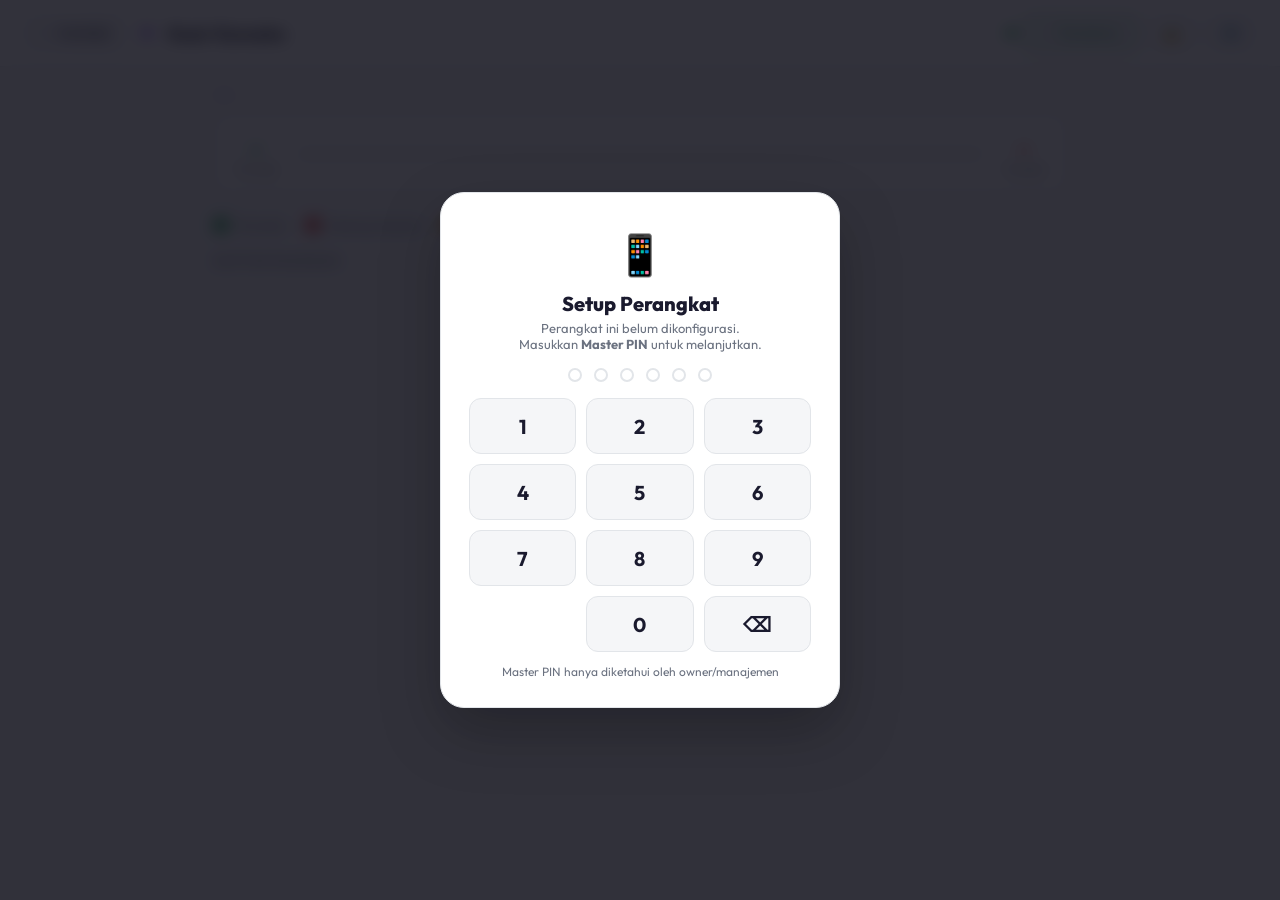
<file: kasir-karaoke.html>
<!DOCTYPE html>
<html lang="id">
<head>
    <meta charset="UTF-8">
    <meta name="viewport" content="width=device-width, initial-scale=1.0">
    <title>Kasir Karaoke — Pancoran Group</title>
    <meta name="theme-color" content="#ffffff">
    <meta name="apple-mobile-web-app-capable" content="yes">
    <meta name="apple-mobile-web-app-title" content="Kasir Karaoke">
    <link rel="manifest" href="manifest.json">
    <link rel="stylesheet" href="style.css">
    <script src="config.js"></script>
    <script src="auth-utils.js"></script>
    <script src="supabase.js"></script>
    <script src="sync.js"></script>
    <script src="karaoke-logic.js"></script>
    <script src="closing-utils.js"></script>
    <style>
        :root { --accent: var(--karaoke); --accent-rgb: 124,58,237; }
        .unit-tab.active  { background: var(--karaoke); border-color: var(--karaoke); color: #fff; }
        .btn-primary      { background: var(--karaoke); }
        .occ-bar-fill     { background: var(--karaoke); }
        .total-box        { border-color: var(--karaoke); }
        .total-box .val   { color: var(--karaoke); }
        .room-card.vip-available .room-num { color: var(--vip); }
        .timer-display { font-size: 26px; font-weight: 800; text-align: center; color: var(--karaoke); margin: 8px 0; }
        .session-info  { background: rgba(124,58,237,0.05); border: 1px solid var(--karaoke); border-radius: 10px; padding: 14px 16px; margin-bottom: 14px; font-size: 14px; }
        .session-info .lbl { color: var(--muted); font-size: 12px; margin-bottom: 2px; }
        .session-info .val { font-weight: 700; }
        .harga-note { font-size: 12px; color: var(--muted); text-align: center; margin-top: 6px; }
        .karaoke-total-summary { background: var(--bg); border: 1px solid var(--border); border-radius: 10px; padding: 12px 14px; margin-bottom: 10px; font-size: 13px; }
        .karaoke-total-summary .row { display: flex; justify-content: space-between; padding: 4px 0; }
        .karaoke-total-summary .row.grand { font-weight: 800; font-size: 16px; border-top: 1px solid var(--border); padding-top: 8px; margin-top: 4px; }
    </style>
</head>
<body>
<nav class="navbar">
    <button class="navbar-back" onclick="window.location.href='index.html'">← Kembali</button>
    <span class="navbar-dot dot-karaoke"></span>
    <span class="navbar-title" id="navTitle">Kasir Karaoke</span>
    <div style="margin-left:auto;display:flex;align-items:center;gap:8px">
        <span id="syncDot" style="width:10px;height:10px;border-radius:50%;background:#16a34a;display:inline-block;transition:background 0.3s"></span>
        <button id="syncBtn" class="navbar-back" onclick="SyncQueue.manualSync()">✓ Tersinkron</button>
        <span id="syncBadge" style="display:none;background:#d97706;color:#fff;font-size:11px;font-weight:800;width:20px;height:20px;border-radius:50%;align-items:center;justify-content:center;">0</span>
        <button class="navbar-back" onclick="ClosingUtils.showModal(currentUnitName)" title="Tutup Kasir">🔒</button>
        <button class="navbar-back" onclick="AuthUtils.showRebindModal('karaoke')" title="Ganti perangkat (Master PIN)">⚙️</button>
    </div>
</nav>

<div class="page">
    <div id="unitInfo" style="font-size:13px;color:var(--muted);margin-bottom:16px;display:flex;align-items:center;gap:8px">
        <span style="background:rgba(124,58,237,0.12);color:var(--karaoke);padding:4px 10px;border-radius:99px;font-weight:700;font-size:12px" id="unitBadge"></span>
        <span id="shiftInfo"></span>
    </div>
    <div class="occupancy-bar">
        <div class="occ-stat"><div class="num" id="occFree" style="color:var(--available)">–</div><div class="lbl">Tersedia</div></div>
        <div class="occ-bar-track"><div class="occ-bar-fill" id="occBar" style="width:0%"></div></div>
        <div class="occ-stat"><div class="num" id="occUsed" style="color:var(--occupied)">–</div><div class="lbl">Terpakai</div></div>
    </div>
    <div class="legend">
        <div class="legend-item"><div class="legend-dot available"></div> Tersedia</div>
        <div class="legend-item"><div class="legend-dot occupied"></div> Sedang Dipakai</div>
        <div class="legend-item"><div class="legend-dot vip"></div> VIP Tersedia</div>
    </div>
    <div class="floor-label">Daftar Ruangan</div>
    <div class="room-grid" id="roomGrid"></div>
</div>

<!-- MODAL MULAI SESI -->
<div class="modal-overlay" id="modalStart">
    <div class="modal">
        <div class="modal-header">
            <div><div class="modal-title" id="stTitle">Ruang V01</div><div class="modal-subtitle" id="stSubtitle">VIP — Rp 150.000/jam</div></div>
            <button class="modal-close" onclick="closeModal()">✕</button>
        </div>
        <div class="form-group"><label>Nama / Nomor Tamu</label><input type="text" id="stNama" placeholder="Contoh: Keluarga Budi / Meja 3"></div>
        <div class="form-group"><label>Estimasi Durasi (jam)</label><input type="number" id="stDurasi" value="2" min="1" onchange="hitungEstimasi()"></div>
        <div style="background:var(--bg);border:1px solid var(--border);border-radius:10px;padding:14px 16px;margin-bottom:14px;font-size:13px;color:var(--muted);">
            Estimasi: <strong id="stEstimasi" style="color:var(--text)">Rp 0</strong>
            <div class="harga-note">(Tagihan final dihitung saat sesi selesai)</div>
        </div>
        <div class="btn-row">
            <button class="btn btn-secondary" onclick="closeModal()">Batal</button>
            <button class="btn btn-primary" onclick="doStart()">▶ Mulai Sesi</button>
        </div>
    </div>
</div>

<!-- MODAL AKHIRI SESI (dengan F&B + Free Room) -->
<div class="modal-overlay" id="modalEnd">
    <div class="modal" style="max-width:480px">
        <div class="modal-header">
            <div><div class="modal-title" id="endTitle">Akhiri Sesi</div><div class="modal-subtitle" id="endSubtitle">VIP</div></div>
            <button class="modal-close" onclick="closeModal()">✕</button>
        </div>

        <!-- Info Sesi -->
        <div class="session-info">
            <div class="lbl">Nama Tamu</div><div class="val" id="endNama">—</div><br>
            <div class="lbl">Mulai Sesi</div><div class="val" id="endMulai">—</div><br>
            <div class="lbl">Durasi</div><div class="timer-display" id="endDurasi">00:00</div>
        </div>

        <!-- Free Room Badge -->
        <div class="free-room-badge" id="freeRoomBadge">🎉 FREE ROOM AKTIF — Belanja F&B ≥ Rp 200.000!</div>

        <!-- F&B Mini Menu -->
        <div class="fnb-section">
            <div class="fnb-section-title">Tambah Pesanan F&B</div>
            <div class="category-tabs" id="fnbCatTabs" style="margin-bottom:8px"></div>
            <div class="fnb-mini-grid" id="fnbMiniGrid"></div>
            <div class="fnb-mini-cart" id="fnbCartSummary">Belum ada pesanan F&B</div>
        </div>

        <!-- Total Summary -->
        <div class="karaoke-total-summary">
            <div class="row"><span style="color:var(--muted)">Sewa Ruangan</span><span id="karaokeSewaDisplay">Rp 0</span></div>
            <div class="row"><span style="color:var(--muted)">Total F&B</span><span id="karaokeFnbTotal">Rp 0</span></div>
            <div class="row grand"><span>Grand Total</span><span id="karaokeGrandTotal" style="color:var(--karaoke)">Rp 0</span></div>
        </div>

        <div class="form-group"><label>Metode Pembayaran</label><div class="bayar-grid" id="bayarGrid"></div></div>
        <div class="btn-row">
            <button class="btn btn-secondary" onclick="closeModal()">Batal</button>
            <button class="btn btn-danger" onclick="doEnd()">■ Akhiri & Bayar</button>
        </div>
    </div>
</div>

<!-- MODAL CLOSING SHIFT -->
<div class="modal-overlay" id="modalClosing">
    <div class="closing-modal">
        <h3>🔒 Tutup Kasir</h3>
        <p style="font-size:13px;color:var(--muted);margin-bottom:16px" id="closingUnitName">—</p>
        <div class="closing-stat-row"><span class="lbl">Shift</span><span class="val" id="closingShiftLabel">—</span></div>
        <div class="closing-stat-row">
            <span class="lbl">💵 Uang Tunai (Cash) Sistem</span>
            <span class="val" id="expectedCashDisplay" style="color:var(--available);font-size:18px">Rp 0</span>
        </div>
        <div class="closing-stat-row" style="font-size:12px;color:var(--muted);border:none;padding-top:0">
            <span>💳 Transfer Sistem</span><span id="expectedTransferDisplay">Rp 0</span>
        </div>
        <div class="closing-stat-row" style="font-size:12px;color:var(--muted);border:none;padding-top:0;margin-bottom:8px">
            <span>📲 QRIS Sistem</span><span id="expectedQrisDisplay">Rp 0</span>
        </div>
        <div class="form-group" style="background:rgba(22,163,74,0.05);border:1px solid rgba(22,163,74,0.2);border-radius:10px;padding:12px 14px;margin-bottom:14px">
            <label style="color:var(--available);font-weight:700">💰 Hitung Fisik Uang di Laci (Rp)</label>
            <input type="number" id="actualCashInput" placeholder="Jumlah uang kertas &amp; koin" oninput="ClosingUtils.previewDiff()" style="margin-top:8px">
            <div style="font-size:11px;color:var(--muted);margin-top:6px">⚠️ Hanya hitung uang fisik (kertas &amp; koin). Transfer &amp; QRIS tidak perlu dihitung.</div>
        </div>
        <div class="diff-preview" id="diffPreview"></div>
        <div class="form-group">
            <label>Catatan (opsional)</label>
            <textarea id="closingNotes" rows="2" style="width:100%;padding:10px;border:1px solid var(--border);border-radius:8px;font-family:'Outfit',sans-serif;font-size:14px;resize:none;" placeholder="Catatan selisih..."></textarea>
        </div>
        <div style="display:flex;gap:8px">
            <button class="btn btn-secondary" style="flex:1" onclick="document.getElementById('modalClosing').classList.remove('show')">Batal</button>
            <button class="btn-closing" style="flex:1;margin:0" onclick="handleClosingSubmit()">✓ Konfirmasi Tutup</button>
        </div>
    </div>
</div>

<div class="toast" id="toast"></div>

<script>
let activeUnit = 0, activeRuangan = null, selectedBayar = 'Cash', currentUnitName = '';
let activeFnbCategory = 'Semua';

function init() {
    const bg = document.getElementById('bayarGrid');
    CONFIG.metode_bayar.forEach(m => {
        const b = document.createElement('button');
        b.className = 'bayar-btn' + (m === 'Cash' ? ' selected' : '');
        b.textContent = m;
        b.onclick = () => { selectedBayar = m; bg.querySelectorAll('.bayar-btn').forEach(x => x.classList.toggle('selected', x.textContent === m)); };
        bg.appendChild(b);
    });

    // Device-bound init: perangkat dikunci ke 1 unit karaoke oleh owner
    AuthUtils.initPage('karaoke', (unitId, unitName) => {
        const karaokeIdx = CONFIG.karaokes.findIndex(k => k.id === unitId);
        activeUnit = karaokeIdx >= 0 ? karaokeIdx : 0;
        currentUnitName = unitName;
        const karaoke = CONFIG.karaokes[activeUnit];
        document.getElementById('navTitle').textContent = 'Kasir — ' + (karaoke?.shortName || unitName);
        document.getElementById('unitBadge').textContent = '🎤 ' + unitName;
        document.getElementById('shiftInfo').textContent = AuthUtils.getShiftLabel();
        renderUnit(activeUnit);
        buildFnbMenu();
    });
}

function getStatus(id) {
    const raw = localStorage.getItem('karaoke_' + id);
    return raw ? JSON.parse(raw) : { status: 'available' };
}

function renderUnit(i) {
    const unit = CONFIG.karaokes[i];
    const grid = document.getElementById('roomGrid');
    grid.innerHTML = '';
    let terisi = 0;
    unit.ruangan.forEach(r => {
        const st = getStatus(r.id);
        const isOcc = st.status === 'occupied';
        const isVip = r.tipe === 'VIP';
        if (isOcc) terisi++;
        let cls = 'room-card ';
        if (isOcc) cls += 'occupied'; else if (isVip) cls += 'vip-available'; else cls += 'available';
        const card = document.createElement('div');
        card.className = cls;
        card.innerHTML = `
            ${isVip ? '<span class="badge-vip">VIP</span>' : ''}
            <div class="room-num">${r.nomor}</div>
            <div class="room-type">Rp ${(r.harga_per_jam/1000).toFixed(0)}k/jam</div>
            ${isOcc ? `<div class="room-guest">${st.nama_tamu || '—'}</div>` : ''}
        `;
        card.onclick = () => openRoom(r, st);
        grid.appendChild(card);
    });
    const total = unit.ruangan.length;
    document.getElementById('occUsed').textContent = terisi;
    document.getElementById('occFree').textContent = total - terisi;
    document.getElementById('occBar').style.width = (terisi / total * 100) + '%';
}

function buildFnbMenu() {
    const menu = CONFIG.menu_fnb;
    const categories = ['Semua', ...new Set(menu.map(m => m.kategori))];

    const catTabs = document.getElementById('fnbCatTabs');
    catTabs.innerHTML = '';
    categories.forEach(cat => {
        const btn = document.createElement('button');
        btn.className = 'cat-tab' + (cat === activeFnbCategory ? ' active' : '');
        btn.textContent = cat;
        btn.onclick = () => { activeFnbCategory = cat; buildFnbMenu(); };
        catTabs.appendChild(btn);
    });

    const display = activeFnbCategory === 'Semua' ? menu : menu.filter(m => m.kategori === activeFnbCategory);
    const grid = document.getElementById('fnbMiniGrid');
    grid.innerHTML = '';
    display.forEach(item => {
        const el = document.createElement('div');
        el.className = 'fnb-mini-item';
        el.innerHTML = `<div class="mn">${item.nama}</div><div class="mp">Rp ${(item.harga/1000).toFixed(0)}k</div>`;
        el.onclick = () => { KaraokeLogic.addFnbItem(item, 1); updateFnbCartDisplay(); };
        grid.appendChild(el);
    });
}

function updateFnbCartDisplay() {
    const items = KaraokeLogic.session.fnbItems;
    const el = document.getElementById('fnbCartSummary');
    if (!items.length) {
        el.textContent = 'Belum ada pesanan F&B';
        return;
    }
    el.textContent = items.map(i => `${i.nama} ×${i.qty}`).join(' · ') +
        ` | Total: Rp ${KaraokeLogic.session.fnbCumulative.toLocaleString('id-ID')}`;
}

function openRoom(ruangan, st) {
    activeRuangan = ruangan;
    if (st.status === 'available') {
        document.getElementById('stTitle').textContent = 'Ruang ' + ruangan.nomor;
        document.getElementById('stSubtitle').textContent = ruangan.tipe + ' — Rp ' + ruangan.harga_per_jam.toLocaleString('id-ID') + '/jam';
        document.getElementById('stNama').value = '';
        document.getElementById('stDurasi').value = 2;
        hitungEstimasi();
        document.getElementById('modalStart').classList.add('show');
    } else {
        const start = new Date(st.jam_mulai_iso);
        const now = new Date();
        const diffMin = Math.floor((now - start) / 60000);
        const jam = Math.floor(diffMin / 60);
        const menit = diffMin % 60;

        KaraokeLogic.startSession(ruangan.id, ruangan.harga_per_jam);
        KaraokeLogic.setDurasi(diffMin);

        document.getElementById('endTitle').textContent = 'Akhiri Sesi — ' + ruangan.nomor;
        document.getElementById('endSubtitle').textContent = ruangan.tipe;
        document.getElementById('endNama').textContent = st.nama_tamu || '—';
        document.getElementById('endMulai').textContent = st.jam_mulai || '—';
        document.getElementById('endDurasi').textContent = `${String(jam).padStart(2,'0')}:${String(menit).padStart(2,'0')}`;

        // Reset F&B session untuk ruangan ini
        KaraokeLogic.reset();
        KaraokeLogic.startSession(ruangan.id, ruangan.harga_per_jam);
        KaraokeLogic.setDurasi(diffMin);
        updateFnbCartDisplay();
        buildFnbMenu();

        document.getElementById('modalEnd').classList.add('show');
    }
}

function hitungEstimasi() {
    if (!activeRuangan) return;
    const dur = parseInt(document.getElementById('stDurasi').value) || 1;
    document.getElementById('stEstimasi').textContent = 'Rp ' + (activeRuangan.harga_per_jam * dur).toLocaleString('id-ID');
}

function closeModal() {
    document.querySelectorAll('.modal-overlay').forEach(m => m.classList.remove('show'));
}

async function doStart() {
    const nama = document.getElementById('stNama').value.trim() || 'Tamu';
    const now = new Date();
    localStorage.setItem('karaoke_' + activeRuangan.id, JSON.stringify({
        status: 'occupied', nama_tamu: nama,
        jam_mulai: now.toLocaleString('id-ID'), jam_mulai_iso: now.toISOString()
    }));
    closeModal();
    renderUnit(activeUnit);
    SyncQueue.push(CONFIG.tables.karaoke, {
        timestamp: now.toISOString(), unit: currentUnitName,
        aksi: 'START', ruangan: activeRuangan.nomor, tipe: activeRuangan.tipe, nama_tamu: nama,
        ...AuthUtils.getAuthPayload(),
    });
    showToast('▶ Sesi Ruang ' + activeRuangan.nomor + ' dimulai!', 'success');
}

async function doEnd() {
    const st = getStatus(activeRuangan.id);
    const now = new Date();
    const start = new Date(st.jam_mulai_iso);
    const diffMin = Math.floor((now - start) / 60000);

    KaraokeLogic.setDurasi(diffMin);
    const roomFee = KaraokeLogic.getRoomFee();
    const fnbTotal = KaraokeLogic.session.fnbCumulative;
    const grandTotal = KaraokeLogic.getGrandTotal();

    localStorage.removeItem('karaoke_' + activeRuangan.id);
    closeModal();
    renderUnit(activeUnit);

    SyncQueue.push(CONFIG.tables.karaoke, {
        timestamp: now.toISOString(), unit: currentUnitName,
        aksi: 'END', ruangan: activeRuangan.nomor, tipe: activeRuangan.tipe,
        nama_tamu: st.nama_tamu, jam_mulai: st.jam_mulai, durasi_menit: diffMin,
        nominal_sewa: roomFee, nominal_fnb: fnbTotal, total: grandTotal,
        metode_bayar: selectedBayar,
        fnb_cumulative: KaraokeLogic.session.fnbCumulative,
        free_room_activated: KaraokeLogic.session.freeRoomActivated,
        ...AuthUtils.getAuthPayload(),
    });

    KaraokeLogic.reset();
    showToast('■ Sesi Ruang ' + activeRuangan.nomor + ' selesai! Total: Rp ' + grandTotal.toLocaleString('id-ID'), 'success');
}

async function handleClosingSubmit() {
    const pin = prompt('Masukkan PIN Kasir untuk konfirmasi:');
    if (!pin) return;
    const actual = parseInt(document.getElementById('actualCashInput').value) || 0;
    const notes = document.getElementById('closingNotes').value;
    const res = await ClosingUtils.submit(currentUnitName, pin, actual, notes);
    if (res.ok) {
        alert('✅ Tutup kasir berhasil! Sesi akan ditutup sekarang.');
        AuthUtils.clearSession();
        location.reload();
    } else {
        alert('❌ Gagal: ' + (res.error || 'Unknown'));
    }
}

function showToast(msg, type) {
    const t = document.getElementById('toast');
    t.textContent = msg;
    t.className = 'toast ' + type + ' show';
    setTimeout(() => t.classList.remove('show'), 3500);
}

// Load expected cash breakdown saat modal closing dibuka
document.getElementById('modalClosing').addEventListener('transitionstart', async () => {
    document.getElementById('closingShiftLabel').textContent = AuthUtils.getShiftLabel();
    const { cash, transfer, qris } = await ClosingUtils.calculateBreakdown(currentUnitName, AuthUtils.getAutoShift());
    document.getElementById('expectedCashDisplay').textContent = 'Rp ' + cash.toLocaleString('id-ID');
    document.getElementById('expectedTransferDisplay').textContent = 'Rp ' + transfer.toLocaleString('id-ID');
    document.getElementById('expectedQrisDisplay').textContent = 'Rp ' + qris.toLocaleString('id-ID');
});

init();
</script>
</body>
</html>
</file>
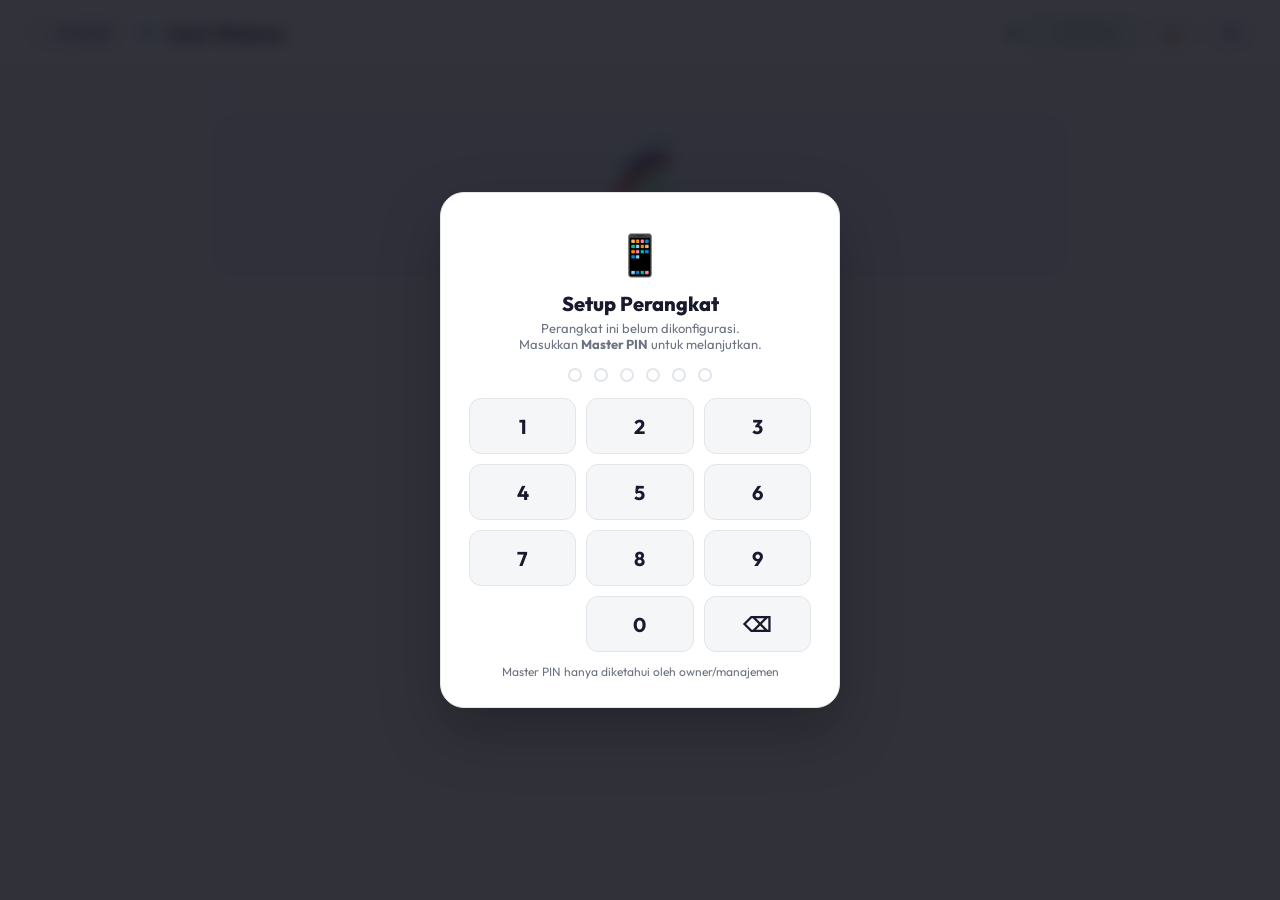
<file: kasir-wahana.html>
<!DOCTYPE html>
<html lang="id">
<head>
    <meta charset="UTF-8">
    <meta name="viewport" content="width=device-width, initial-scale=1.0">
    <title>Kasir Wahana — Pancoran Group</title>
    <meta name="theme-color" content="#ffffff">
    <meta name="apple-mobile-web-app-capable" content="yes">
    <meta name="apple-mobile-web-app-title" content="Kasir Wahana">
    <link rel="manifest" href="manifest.json">
    <link rel="stylesheet" href="style.css">
    <script src="config.js"></script>
    <script src="auth-utils.js"></script>
    <script src="supabase.js"></script>
    <script src="sync.js"></script>
    <script src="closing-utils.js"></script>
    <style>
        :root { --accent: var(--wahana); --accent-rgb: 8,145,178; }
        .unit-tab.active { background: var(--wahana); border-color: var(--wahana); color: #fff; }
        .btn-primary { background: var(--wahana); }
        .total-box { border-color: var(--wahana); }
        .total-box .val { color: var(--wahana); }
        .bayar-btn.selected { border-color: var(--wahana); color: var(--wahana); }
        .wahana-header { background: rgba(8,145,178,0.06); border: 1px solid rgba(8,145,178,0.2); border-radius: 16px; padding: 24px; text-align: center; margin-bottom: 24px; }
        .wahana-header h2 { font-size: 22px; font-weight: 800; color: var(--wahana); }
        .wahana-header p { color: var(--muted); font-size: 14px; margin-top: 4px; }
        .summary-section { background: var(--card); border: 1px solid var(--border); border-radius: var(--radius); padding: 16px; margin-bottom: 16px; box-shadow: var(--shadow); }
        .summary-row { display: flex; justify-content: space-between; font-size: 14px; padding: 6px 0; border-bottom: 1px solid var(--border); }
        .summary-row:last-child { border-bottom: none; }
        .summary-row .label { color: var(--muted); }
        .summary-row .value { font-weight: 600; }
    </style>
</head>
<body>
<nav class="navbar">
    <button class="navbar-back" onclick="window.location.href='index.html'">← Kembali</button>
    <span class="navbar-dot dot-wahana"></span>
    <span class="navbar-title" id="navTitle">Kasir Wahana</span>
    <div style="margin-left:auto;display:flex;align-items:center;gap:8px">
        <span id="syncDot" style="width:10px;height:10px;border-radius:50%;background:#16a34a;display:inline-block;transition:background 0.3s"></span>
        <button id="syncBtn" class="navbar-back" onclick="SyncQueue.manualSync()">✓ Tersinkron</button>
        <span id="syncBadge" style="display:none;background:#d97706;color:#fff;font-size:11px;font-weight:800;width:20px;height:20px;border-radius:50%;align-items:center;justify-content:center;">0</span>
        <button class="navbar-back" onclick="ClosingUtils.showModal(currentUnitName)" title="Tutup Kasir">🔒</button>
        <button class="navbar-back" onclick="AuthUtils.showRebindModal('wahana')" title="Ganti perangkat (Master PIN)">⚙️</button>
    </div>
</nav>

<div class="page">
    <div id="unitInfo" style="font-size:13px;color:var(--muted);margin-bottom:16px;display:flex;align-items:center;gap:8px">
        <span style="background:rgba(8,145,178,0.12);color:var(--wahana);padding:4px 10px;border-radius:99px;font-weight:700;font-size:12px" id="unitBadge"></span>
        <span id="shiftInfo"></span>
    </div>
    <div class="wahana-header" id="wahanaHeader">
        <div style="font-size:48px" id="wahanaIcon">🎢</div>
        <h2 id="wahanaName">Wahana</h2>
        <p id="wahanaDesc">Pilih jenis tiket dan jumlah pengunjung</p>
    </div>
    <div id="tiketContainer"></div>
    <div class="summary-section" id="summarySection" style="display:none">
        <div class="summary-row" id="rowDewasa"><span class="label">Tiket Dewasa</span><span class="value" id="sumDewasa">Rp 0</span></div>
        <div class="summary-row" id="rowAnak"><span class="label">Tiket Anak-anak</span><span class="value" id="sumAnak">Rp 0</span></div>
    </div>
    <div class="total-box" id="totalBox" style="display:none"><div class="lbl">TOTAL PEMBAYARAN</div><div class="val" id="grandTotal">Rp 0</div></div>
    <div id="paymentSection" style="display:none">
        <div class="form-group"><label>Metode Pembayaran</label><div class="bayar-grid" id="bayarGrid"></div></div>
        <button class="btn btn-primary" id="btnBayar" onclick="prosesBayar()">🎟️ Proses Tiket</button>
    </div>
</div>

<!-- MODAL CLOSING SHIFT -->
<div class="modal-overlay" id="modalClosing">
    <div class="closing-modal">
        <h3>🔒 Tutup Kasir</h3>
        <p style="font-size:13px;color:var(--muted);margin-bottom:16px" id="closingUnitName">—</p>
        <div class="closing-stat-row"><span class="lbl">Shift</span><span class="val" id="closingShiftLabel">—</span></div>
        <div class="closing-stat-row">
            <span class="lbl">💵 Uang Tunai (Cash) Sistem</span>
            <span class="val" id="expectedCashDisplay" style="color:var(--available);font-size:18px">Rp 0</span>
        </div>
        <div class="closing-stat-row" style="font-size:12px;color:var(--muted);border:none;padding-top:0">
            <span>💳 Transfer Sistem</span><span id="expectedTransferDisplay">Rp 0</span>
        </div>
        <div class="closing-stat-row" style="font-size:12px;color:var(--muted);border:none;padding-top:0;margin-bottom:8px">
            <span>📲 QRIS Sistem</span><span id="expectedQrisDisplay">Rp 0</span>
        </div>
        <div class="form-group" style="background:rgba(22,163,74,0.05);border:1px solid rgba(22,163,74,0.2);border-radius:10px;padding:12px 14px;margin-bottom:14px">
            <label style="color:var(--available);font-weight:700">💰 Hitung Fisik Uang di Laci (Rp)</label>
            <input type="number" id="actualCashInput" placeholder="Jumlah uang kertas &amp; koin" oninput="ClosingUtils.previewDiff()" style="margin-top:8px">
            <div style="font-size:11px;color:var(--muted);margin-top:6px">⚠️ Hanya hitung uang fisik (kertas &amp; koin). Transfer &amp; QRIS tidak perlu dihitung.</div>
        </div>
        <div class="diff-preview" id="diffPreview"></div>
        <div class="form-group">
            <label>Catatan (opsional)</label>
            <textarea id="closingNotes" rows="2" style="width:100%;padding:10px;border:1px solid var(--border);border-radius:8px;font-family:'Outfit',sans-serif;font-size:14px;resize:none;" placeholder="Catatan selisih..."></textarea>
        </div>
        <div style="display:flex;gap:8px">
            <button class="btn btn-secondary" style="flex:1" onclick="document.getElementById('modalClosing').classList.remove('show')">Batal</button>
            <button class="btn-closing" style="flex:1;margin:0" onclick="handleClosingSubmit()">✓ Konfirmasi Tutup</button>
        </div>
    </div>
</div>

<div class="toast" id="toast"></div>

<script>
let activeUnit = 0, qtyCounts = {}, selectedBayar = 'Cash', currentUnitName = '';

function init() {
    const bg = document.getElementById('bayarGrid');
    CONFIG.metode_bayar.forEach(m => {
        const b = document.createElement('button');
        b.className = 'bayar-btn' + (m === 'Cash' ? ' selected' : '');
        b.textContent = m;
        b.onclick = () => { selectedBayar = m; bg.querySelectorAll('.bayar-btn').forEach(x => x.classList.toggle('selected', x.textContent === m)); };
        bg.appendChild(b);
    });

    // Device-bound init: perangkat dikunci ke 1 unit wahana oleh owner
    AuthUtils.initPage('wahana', (unitId, unitName) => {
        const wahanaIdx = CONFIG.wahanas.findIndex(w => w.id === unitId);
        activeUnit = wahanaIdx >= 0 ? wahanaIdx : 0;
        currentUnitName = unitName;
        document.getElementById('navTitle').textContent = 'Kasir — ' + unitName;
        document.getElementById('unitBadge').textContent = '🏆 ' + unitName;
        document.getElementById('shiftInfo').textContent = AuthUtils.getShiftLabel();
        renderUnit(activeUnit);
    });
}

function renderUnit(i) {
    const wahana = CONFIG.wahanas[i];
    qtyCounts = {};
    document.getElementById('wahanaName').textContent = wahana.nama;
    document.getElementById('wahanaIcon').textContent = wahana.id === 'wahana-1' ? '🏊' : '🌿';
    wahana.tiket.forEach(t => qtyCounts[t.tipe] = 0);
    const container = document.getElementById('tiketContainer');
    container.innerHTML = '';
    wahana.tiket.forEach(tiket => {
        const icon = tiket.tipe === 'Dewasa' ? '🧑' : '👦';
        const section = document.createElement('div');
        section.className = 'ticket-section';
        section.innerHTML = `<div class="ticket-row">
            <div class="ticket-info">
                <div style="font-size:28px;margin-bottom:4px">${icon}</div>
                <div class="tipe" style="font-size:18px;font-weight:800">${tiket.tipe}</div>
                <div class="harga" style="color:var(--wahana);font-weight:700">Rp ${tiket.harga.toLocaleString('id-ID')}</div>
            </div>
            <div style="display:flex;flex-direction:column;align-items:flex-end;gap:8px">
                <div class="stepper">
                    <button class="stepper-btn" onclick="changeQty('${tiket.tipe}',-1)">−</button>
                    <div class="stepper-val" id="qty-${tiket.tipe}">0</div>
                    <button class="stepper-btn" onclick="changeQty('${tiket.tipe}',1)">+</button>
                </div>
                <div class="ticket-subtotal" id="sub-${tiket.tipe}" style="color:var(--wahana)">Rp 0</div>
            </div>
        </div>`;
        container.appendChild(section);
    });
    updateTotal();
}

function changeQty(tipe, delta) {
    qtyCounts[tipe] = Math.max(0, (qtyCounts[tipe] || 0) + delta);
    document.getElementById('qty-' + tipe).textContent = qtyCounts[tipe];
    const tiket = CONFIG.wahanas[activeUnit].tiket.find(t => t.tipe === tipe);
    const sub = qtyCounts[tipe] * tiket.harga;
    document.getElementById('sub-' + tipe).textContent = 'Rp ' + sub.toLocaleString('id-ID');
    updateTotal();
}

function updateTotal() {
    const wahana = CONFIG.wahanas[activeUnit];
    let grand = 0;
    wahana.tiket.forEach(t => { grand += (qtyCounts[t.tipe] || 0) * t.harga; });
    const hasItem = grand > 0;
    document.getElementById('summarySection').style.display = hasItem ? 'block' : 'none';
    document.getElementById('totalBox').style.display = hasItem ? 'flex' : 'none';
    document.getElementById('paymentSection').style.display = hasItem ? 'block' : 'none';
    document.getElementById('grandTotal').textContent = 'Rp ' + grand.toLocaleString('id-ID');
    wahana.tiket.forEach(t => {
        const rowId = t.tipe === 'Dewasa' ? 'rowDewasa' : 'rowAnak';
        const sumId = t.tipe === 'Dewasa' ? 'sumDewasa' : 'sumAnak';
        const qty = qtyCounts[t.tipe] || 0;
        document.getElementById(rowId).style.display = qty > 0 ? 'flex' : 'none';
        document.getElementById(sumId).textContent = qty + ' × Rp ' + t.harga.toLocaleString('id-ID') + ' = Rp ' + (qty * t.harga).toLocaleString('id-ID');
    });
}

function prosesBayar() {
    const wahana = CONFIG.wahanas[activeUnit];
    let grand = 0;
    const items = [];
    wahana.tiket.forEach(t => {
        const qty = qtyCounts[t.tipe] || 0;
        if (qty > 0) { items.push({ tipe: t.tipe, qty, harga_satuan: t.harga, subtotal: qty * t.harga }); grand += qty * t.harga; }
    });
    if (grand === 0) return;
    const btn = document.getElementById('btnBayar');
    btn.disabled = true; btn.textContent = 'Memproses...';
    const now = new Date();
    SyncQueue.push(CONFIG.tables.wahana, {
        timestamp: now.toISOString(), unit: currentUnitName,
        items, total: grand, metode_bayar: selectedBayar,
        ...AuthUtils.getAuthPayload(),
    });
    showToast('🎟️ ' + items.map(i => i.qty + ' tiket ' + i.tipe).join(', ') + ' — Rp ' + grand.toLocaleString('id-ID'), 'success');
    setTimeout(() => { renderUnit(activeUnit); btn.disabled = false; btn.textContent = '🎟️ Proses Tiket'; }, 2000);
}

async function handleClosingSubmit() {
    const pin = prompt('Masukkan PIN Kasir untuk konfirmasi:');
    if (!pin) return;
    const actual = parseInt(document.getElementById('actualCashInput').value) || 0;
    const notes = document.getElementById('closingNotes').value;
    const res = await ClosingUtils.submit(currentUnitName, pin, actual, notes);
    if (res.ok) {
        alert('✅ Tutup kasir berhasil! Sesi akan ditutup sekarang.');
        AuthUtils.clearSession();
        location.reload();
    } else {
        alert('❌ Gagal: ' + (res.error || 'Unknown'));
    }
}

function showToast(msg, type) {
    const t = document.getElementById('toast');
    t.textContent = msg;
    t.className = 'toast ' + type + ' show';
    setTimeout(() => t.classList.remove('show'), 4000);
}

init();
</script>
</body>
</html>
</file>
<file: style.css>
@import url('https://fonts.googleapis.com/css2?family=Outfit:wght@300;400;500;600;700;800&display=swap');

/* ===== VARIABLES — LIGHT NEUTRAL THEME ===== */
:root {
    --bg:        #f5f6f8;
    --surface:   #ffffff;
    --card:      #ffffff;
    --border:    #e2e5e9;
    --text:      #1a1a2e;
    --muted:     #6b7280;
    --primary:   #2563eb;
    --hotel:     #d97706;
    --karaoke:   #7c3aed;
    --wahana:    #0891b2;
    --fnb:       #ea580c;
    --available: #16a34a;
    --occupied:  #dc2626;
    --vip:       #d97706;
    --radius:    12px;
    --shadow:    0 2px 12px rgba(0,0,0,0.06);
}

/* ===== RESET & BASE ===== */
*, *::before, *::after { box-sizing: border-box; margin: 0; padding: 0; }
body {
    font-family: 'Outfit', sans-serif;
    background: var(--bg);
    color: var(--text);
    min-height: 100vh;
}
a { text-decoration: none; color: inherit; }

/* ===== NAVBAR ===== */
.navbar {
    display: flex;
    align-items: center;
    gap: 16px;
    padding: 16px 24px;
    background: var(--surface);
    border-bottom: 1px solid var(--border);
    position: sticky;
    top: 0;
    z-index: 100;
    box-shadow: 0 1px 4px rgba(0,0,0,0.04);
}
.navbar-back {
    display: flex;
    align-items: center;
    gap: 8px;
    padding: 8px 16px;
    background: var(--bg);
    border: 1px solid var(--border);
    border-radius: 8px;
    font-size: 14px;
    font-weight: 500;
    cursor: pointer;
    transition: all 0.2s;
    color: var(--text);
}
.navbar-back:hover { background: var(--border); }
.navbar-title { font-size: 18px; font-weight: 700; }
.navbar-dot { width: 10px; height: 10px; border-radius: 50%; }
.dot-hotel   { background: var(--hotel); }
.dot-karaoke { background: var(--karaoke); }
.dot-wahana  { background: var(--wahana); }
.dot-fnb     { background: var(--fnb); }

/* ===== PAGE WRAPPER ===== */
.page { padding: 24px; max-width: 900px; margin: 0 auto; }

/* ===== INDEX: MODULE CARDS ===== */
.index-hero {
    text-align: center;
    padding: 48px 24px 32px;
}
.index-hero h1 { font-size: 36px; font-weight: 800; margin-bottom: 8px; color: var(--text); }
.index-hero p  { color: var(--muted); font-size: 16px; }
.module-grid {
    display: grid;
    grid-template-columns: repeat(2, 1fr);
    gap: 20px;
    padding: 0 24px 48px;
    max-width: 700px;
    margin: 0 auto;
}
.module-card {
    background: var(--card);
    border: 1px solid var(--border);
    border-radius: 16px;
    padding: 32px 24px;
    cursor: pointer;
    transition: all 0.25s;
    display: flex;
    flex-direction: column;
    align-items: center;
    gap: 14px;
    text-align: center;
    box-shadow: var(--shadow);
}
.module-card:hover { transform: translateY(-4px); box-shadow: 0 8px 24px rgba(0,0,0,0.1); }
.module-card .icon { font-size: 48px; }
.module-card h3 { font-size: 18px; font-weight: 700; }
.module-card p  { font-size: 13px; color: var(--muted); }
.module-card.hotel   { --accent: var(--hotel); border-top: 3px solid var(--hotel); }
.module-card.karaoke { --accent: var(--karaoke); border-top: 3px solid var(--karaoke); }
.module-card.wahana  { --accent: var(--wahana); border-top: 3px solid var(--wahana); }
.module-card.fnb     { --accent: var(--fnb); border-top: 3px solid var(--fnb); }

/* ===== UNIT TABS ===== */
.unit-tabs {
    display: flex;
    gap: 8px;
    margin-bottom: 24px;
    flex-wrap: wrap;
}
.unit-tab {
    padding: 8px 20px;
    border-radius: 8px;
    border: 1px solid var(--border);
    background: var(--card);
    cursor: pointer;
    font-size: 14px;
    font-weight: 500;
    color: var(--muted);
    transition: all 0.2s;
}
.unit-tab.active, .unit-tab:hover {
    background: var(--accent, var(--primary));
    border-color: var(--accent, var(--primary));
    color: #fff;
}

/* ===== ROOM GRID ===== */
.floor-label {
    font-size: 12px;
    font-weight: 600;
    color: var(--muted);
    text-transform: uppercase;
    letter-spacing: 1px;
    margin-bottom: 12px;
}
.room-grid {
    display: grid;
    grid-template-columns: repeat(5, 1fr);
    gap: 12px;
    margin-bottom: 24px;
}
.room-card {
    aspect-ratio: 1;
    border-radius: var(--radius);
    border: 2px solid var(--border);
    display: flex;
    flex-direction: column;
    align-items: center;
    justify-content: center;
    gap: 4px;
    cursor: pointer;
    transition: all 0.2s;
    padding: 8px;
    text-align: center;
    background: var(--card);
    box-shadow: var(--shadow);
}
.room-card:hover { transform: scale(1.05); box-shadow: 0 6px 20px rgba(0,0,0,0.1); }
.room-card .room-num  { font-size: 18px; font-weight: 700; }
.room-card .room-type { font-size: 10px; color: var(--muted); font-weight: 500; }
.room-card .room-guest{ font-size: 10px; font-weight: 500; white-space: nowrap; overflow: hidden; text-overflow: ellipsis; max-width: 100%; }
.room-card.available  { border-color: var(--available); background: rgba(22,163,74,0.06); }
.room-card.available .room-num { color: var(--available); }
.room-card.occupied   { border-color: var(--occupied);  background: rgba(220,38,38,0.06); }
.room-card.occupied .room-num  { color: var(--occupied); }
.room-card.vip-available { border-color: var(--vip); background: rgba(217,119,6,0.06); }
.room-card.vip-available .room-num { color: var(--vip); }
.room-card.vip-occupied  { border-color: var(--occupied); background: rgba(220,38,38,0.06); }
.room-card.vip-occupied .room-num  { color: var(--occupied); }

.badge-vip {
    font-size: 8px;
    font-weight: 700;
    background: var(--vip);
    color: #fff;
    padding: 2px 6px;
    border-radius: 4px;
    letter-spacing: 0.5px;
}

/* ===== LEGEND ===== */
.legend {
    display: flex;
    gap: 20px;
    flex-wrap: wrap;
    margin-bottom: 20px;
}
.legend-item {
    display: flex;
    align-items: center;
    gap: 8px;
    font-size: 13px;
    color: var(--muted);
}
.legend-dot {
    width: 14px;
    height: 14px;
    border-radius: 4px;
}
.legend-dot.available  { background: var(--available); }
.legend-dot.occupied   { background: var(--occupied); }
.legend-dot.vip        { background: var(--vip); }

/* ===== OCCUPANCY SUMMARY ===== */
.occupancy-bar {
    background: var(--card);
    border: 1px solid var(--border);
    border-radius: var(--radius);
    padding: 16px 20px;
    margin-bottom: 24px;
    display: flex;
    align-items: center;
    gap: 20px;
    box-shadow: var(--shadow);
}
.occ-stat { text-align: center; }
.occ-stat .num { font-size: 24px; font-weight: 800; }
.occ-stat .lbl { font-size: 11px; color: var(--muted); }
.occ-bar-track {
    flex: 1;
    height: 8px;
    background: var(--border);
    border-radius: 99px;
    overflow: hidden;
}
.occ-bar-fill {
    height: 100%;
    background: var(--accent, var(--primary));
    border-radius: 99px;
    transition: width 0.4s ease;
}

/* ===== MODAL ===== */
.modal-overlay {
    position: fixed; inset: 0;
    background: rgba(0,0,0,0.3);
    backdrop-filter: blur(4px);
    display: flex;
    align-items: center;
    justify-content: center;
    z-index: 200;
    padding: 20px;
    opacity: 0;
    visibility: hidden;
    transition: all 0.2s;
}
.modal-overlay.show { opacity: 1; visibility: visible; }
.modal {
    background: var(--surface);
    border: 1px solid var(--border);
    border-radius: 20px;
    padding: 28px;
    width: 100%;
    max-width: 440px;
    transform: scale(0.95);
    transition: transform 0.2s;
    box-shadow: 0 12px 40px rgba(0,0,0,0.12);
}
.modal-overlay.show .modal { transform: scale(1); }
.modal-header {
    display: flex;
    justify-content: space-between;
    align-items: flex-start;
    margin-bottom: 20px;
}
.modal-title { font-size: 20px; font-weight: 700; }
.modal-subtitle { font-size: 13px; color: var(--muted); margin-top: 2px; }
.modal-close {
    width: 32px; height: 32px;
    border-radius: 8px;
    border: 1px solid var(--border);
    background: transparent;
    color: var(--muted);
    cursor: pointer;
    font-size: 18px;
    display: flex;
    align-items: center;
    justify-content: center;
    transition: all 0.2s;
}
.modal-close:hover { background: var(--bg); color: var(--text); }

/* ===== FORM ELEMENTS ===== */
.form-group { margin-bottom: 16px; }
.form-group label {
    display: block;
    font-size: 13px;
    font-weight: 600;
    color: var(--muted);
    margin-bottom: 6px;
    text-transform: uppercase;
    letter-spacing: 0.5px;
}
.form-group input,
.form-group select {
    width: 100%;
    padding: 13px 16px;
    background: var(--bg);
    border: 1px solid var(--border);
    border-radius: 10px;
    font-size: 16px;
    font-family: 'Outfit', sans-serif;
    color: var(--text);
    outline: none;
    transition: border-color 0.2s;
}
.form-group input:focus,
.form-group select:focus { border-color: var(--primary); box-shadow: 0 0 0 3px rgba(37,99,235,0.1); }
.form-group select option { background: var(--surface); }

/* ===== BUTTONS ===== */
.btn {
    padding: 13px 20px;
    border-radius: 10px;
    font-size: 15px;
    font-weight: 700;
    font-family: 'Outfit', sans-serif;
    cursor: pointer;
    border: none;
    transition: all 0.2s;
    display: flex;
    align-items: center;
    justify-content: center;
    gap: 8px;
}
.btn:disabled { opacity: 0.5; cursor: not-allowed; }
.btn-primary   { background: var(--accent, var(--primary)); color: #fff; width: 100%; }
.btn-primary:hover:not(:disabled)  { filter: brightness(1.1); }
.btn-danger    { background: var(--occupied); color: #fff; width: 100%; }
.btn-danger:hover:not(:disabled)   { filter: brightness(1.1); }
.btn-secondary { background: var(--bg); border: 1px solid var(--border); color: var(--text); width: 100%; }
.btn-secondary:hover:not(:disabled){ background: var(--border); }
.btn-row { display: flex; gap: 10px; }
.btn-row .btn { flex: 1; }

/* ===== STEPPER (Wahana) ===== */
.stepper {
    display: flex;
    align-items: center;
    gap: 0;
    background: var(--bg);
    border: 1px solid var(--border);
    border-radius: 10px;
    overflow: hidden;
}
.stepper-btn {
    width: 52px; height: 52px;
    border: none;
    background: transparent;
    color: var(--text);
    font-size: 22px;
    cursor: pointer;
    transition: background 0.2s;
    display: flex;
    align-items: center;
    justify-content: center;
}
.stepper-btn:hover { background: var(--border); }
.stepper-val {
    flex: 1;
    text-align: center;
    font-size: 20px;
    font-weight: 700;
}

/* ===== TICKET CARD (Wahana) ===== */
.ticket-section {
    background: var(--card);
    border: 1px solid var(--border);
    border-radius: var(--radius);
    padding: 20px;
    margin-bottom: 16px;
    box-shadow: var(--shadow);
}
.ticket-row {
    display: flex;
    align-items: center;
    justify-content: space-between;
    margin-bottom: 12px;
}
.ticket-info .tipe { font-size: 17px; font-weight: 700; }
.ticket-info .harga { font-size: 13px; color: var(--muted); }
.ticket-subtotal { font-weight: 700; min-width: 100px; text-align: right; }

/* ===== TOTAL BOX ===== */
.total-box {
    background: var(--card);
    border: 1px solid var(--accent, var(--primary));
    border-radius: var(--radius);
    padding: 16px 20px;
    margin-bottom: 16px;
    display: flex;
    justify-content: space-between;
    align-items: center;
}
.total-box .lbl { color: var(--muted); font-size: 14px; font-weight: 600; }
.total-box .val { font-size: 24px; font-weight: 800; }

/* ===== MENU GRID (F&B) ===== */
.category-tabs {
    display: flex;
    gap: 8px;
    margin-bottom: 16px;
    overflow-x: auto;
    padding-bottom: 4px;
}
.cat-tab {
    padding: 7px 18px;
    border-radius: 99px;
    border: 1px solid var(--border);
    background: var(--card);
    color: var(--muted);
    font-size: 13px;
    font-weight: 600;
    cursor: pointer;
    white-space: nowrap;
    transition: all 0.2s;
}
.cat-tab.active, .cat-tab:hover {
    background: var(--text);
    border-color: var(--text);
    color: #fff;
}
.menu-grid {
    display: grid;
    grid-template-columns: repeat(3, 1fr);
    gap: 10px;
    margin-bottom: 20px;
}
.menu-item {
    background: var(--card);
    border: 1px solid var(--border);
    border-radius: var(--radius);
    padding: 14px 12px;
    cursor: pointer;
    transition: all 0.2s;
    text-align: center;
    box-shadow: var(--shadow);
}
.menu-item:hover { border-color: var(--text); transform: scale(1.02); }
.menu-item .m-name { font-size: 13px; font-weight: 600; margin-bottom: 4px; }
.menu-item .m-price { font-size: 12px; color: var(--primary); font-weight: 700; }

/* ===== CART ===== */
.cart-section {
    background: var(--card);
    border: 1px solid var(--border);
    border-radius: var(--radius);
    padding: 16px;
    margin-bottom: 16px;
    min-height: 80px;
}
.cart-empty { color: var(--muted); font-size: 14px; text-align: center; padding: 16px 0; }
.cart-item {
    display: flex;
    align-items: center;
    justify-content: space-between;
    padding: 8px 0;
    border-bottom: 1px solid var(--border);
    font-size: 14px;
}
.cart-item:last-child { border-bottom: none; }
.cart-item-name { font-weight: 500; }
.cart-item-qty  {
    display: flex;
    align-items: center;
    gap: 8px;
}
.cart-qty-btn {
    width: 26px; height: 26px;
    border-radius: 6px;
    border: 1px solid var(--border);
    background: var(--bg);
    color: var(--text);
    cursor: pointer;
    font-size: 14px;
    display: flex;
    align-items: center;
    justify-content: center;
}
.cart-item-sub { font-weight: 700; min-width: 80px; text-align: right; }

/* ===== METODE BAYAR ===== */
.bayar-grid {
    display: grid;
    grid-template-columns: repeat(3, 1fr);
    gap: 8px;
    margin-bottom: 16px;
}
.bayar-btn {
    padding: 12px;
    border-radius: 10px;
    border: 2px solid var(--border);
    background: var(--card);
    color: var(--muted);
    font-size: 14px;
    font-weight: 600;
    cursor: pointer;
    transition: all 0.2s;
    font-family: 'Outfit', sans-serif;
    text-align: center;
}
.bayar-btn.selected, .bayar-btn:hover {
    border-color: var(--primary);
    color: var(--primary);
    background: rgba(37,99,235,0.06);
}

/* ===== STATUS TOAST ===== */
.toast {
    position: fixed;
    bottom: 24px;
    left: 50%;
    transform: translateX(-50%) translateY(100px);
    background: var(--surface);
    border: 1px solid var(--border);
    border-radius: 12px;
    padding: 14px 24px;
    font-size: 15px;
    font-weight: 600;
    z-index: 999;
    transition: transform 0.3s ease;
    box-shadow: 0 8px 24px rgba(0,0,0,0.1);
    white-space: nowrap;
}
.toast.show { transform: translateX(-50%) translateY(0); }
.toast.success { border-color: var(--available); color: var(--available); }
.toast.error   { border-color: var(--occupied);  color: var(--occupied); }

/* ===== RESPONSIVE ===== */
@media (max-width: 600px) {
    .module-grid { grid-template-columns: 1fr; }
    .room-grid   { grid-template-columns: repeat(5, 1fr); gap: 8px; }
    .menu-grid   { grid-template-columns: repeat(2, 1fr); }
    .page { padding: 16px; }
}

/* ===== PIN MODAL ===== */
.pin-modal-overlay {
    position: fixed; inset: 0;
    background: rgba(15,15,25,0.85);
    backdrop-filter: blur(8px);
    display: flex; align-items: center; justify-content: center;
    z-index: 9999; padding: 20px;
}
.pin-modal {
    background: var(--surface);
    border: 1px solid var(--border);
    border-radius: 24px;
    padding: 36px 28px 28px;
    width: 100%; max-width: 360px;
    text-align: center;
    box-shadow: 0 24px 60px rgba(0,0,0,0.25);
    animation: pinModalIn 0.3s ease;
}
@keyframes pinModalIn {
    from { transform: scale(0.9) translateY(20px); opacity: 0; }
    to   { transform: scale(1) translateY(0); opacity: 1; }
}
.pin-modal-icon  { font-size: 40px; margin-bottom: 12px; }
.pin-modal-title { font-size: 20px; font-weight: 800; margin-bottom: 4px; }
.pin-modal-subtitle { font-size: 13px; color: var(--muted); margin-bottom: 24px; }

.pin-display {
    display: flex; justify-content: center; gap: 12px; margin-bottom: 12px;
}
.pin-dot {
    width: 14px; height: 14px;
    border-radius: 50%;
    border: 2px solid var(--border);
    background: transparent;
    transition: all 0.15s;
}
.pin-dot.filled { background: var(--primary); border-color: var(--primary); transform: scale(1.15); }
.pin-dot.error  { background: var(--occupied); border-color: var(--occupied); }

.pin-error {
    font-size: 13px; color: var(--occupied); font-weight: 600;
    margin-bottom: 8px; animation: shake 0.4s ease;
}
@keyframes shake {
    0%,100% { transform: translateX(0); }
    20%,60%  { transform: translateX(-6px); }
    40%,80%  { transform: translateX(6px); }
}

.pin-keypad {
    display: grid; grid-template-columns: repeat(3, 1fr);
    gap: 10px; margin: 16px 0 12px;
}
.pin-key {
    height: 56px; border-radius: 12px;
    border: 1px solid var(--border);
    background: var(--bg);
    font-size: 20px; font-weight: 700;
    font-family: 'Outfit', sans-serif;
    color: var(--text); cursor: pointer;
    transition: all 0.15s;
    display: flex; align-items: center; justify-content: center;
}
.pin-key:hover:not(:disabled) { background: var(--primary); color: #fff; border-color: var(--primary); }
.pin-key:active:not(:disabled) { transform: scale(0.94); }
.pin-key-empty { visibility: hidden; }
.pin-key:disabled { opacity: 0; }
.pin-footer { font-size: 12px; color: var(--muted); }

/* ===== FREE ROOM BADGE (Karaoke) ===== */
.free-room-badge {
    display: none;
    background: linear-gradient(135deg, #16a34a, #15803d);
    color: #fff;
    padding: 10px 16px;
    border-radius: 10px;
    font-size: 13px; font-weight: 700;
    text-align: center;
    margin: 10px 0;
    animation: badgeIn 0.3s ease;
}
@keyframes badgeIn {
    from { transform: scale(0.8); opacity: 0; }
    to   { transform: scale(1); opacity: 1; }
}
.fnb-section { margin-top: 14px; }
.fnb-section-title {
    font-size: 12px; font-weight: 700; color: var(--muted);
    text-transform: uppercase; letter-spacing: 0.5px; margin-bottom: 8px;
}
.fnb-mini-grid { display: grid; grid-template-columns: repeat(3,1fr); gap: 6px; margin-bottom: 10px; }
.fnb-mini-item {
    background: var(--bg); border: 1px solid var(--border);
    border-radius: 8px; padding: 8px 6px;
    cursor: pointer; text-align: center; font-size: 11px;
    transition: all 0.15s;
}
.fnb-mini-item:hover { border-color: var(--karaoke); background: rgba(124,58,237,0.06); }
.fnb-mini-item .mn  { font-weight: 600; font-size: 10px; }
.fnb-mini-item .mp  { color: var(--karaoke); font-weight: 700; font-size: 10px; }
.fnb-mini-cart { font-size: 12px; color: var(--muted); margin-bottom: 6px; min-height: 18px; }

/* ===== CLOSING SHIFT MODAL ===== */
.closing-modal {
    background: var(--surface);
    border-radius: 20px; padding: 24px;
    width: 100%; max-width: 400px;
    box-shadow: 0 16px 48px rgba(0,0,0,0.15);
}
.closing-modal h3 { font-size: 18px; font-weight: 800; margin-bottom: 4px; }
.closing-stat-row {
    display: flex; justify-content: space-between; align-items: center;
    padding: 10px 0; border-bottom: 1px solid var(--border);
    font-size: 14px;
}
.closing-stat-row:last-of-type { border-bottom: none; }
.closing-stat-row .lbl { color: var(--muted); }
.closing-stat-row .val { font-weight: 700; }
.diff-preview {
    font-size: 14px; font-weight: 700; padding: 8px 0;
    text-align: center; min-height: 24px;
}
.btn-closing {
    width: 100%; padding: 13px;
    background: #475569; color: #fff;
    border: none; border-radius: 10px;
    font-size: 14px; font-weight: 700;
    font-family: 'Outfit', sans-serif;
    cursor: pointer; margin-top: 16px;
    transition: filter 0.2s;
}
.btn-closing:hover { filter: brightness(1.15); }

/* ===== F&B CONTEXT TOGGLE (Hotel/FnB) ===== */
.fnb-toggle-box {
    background: rgba(37,99,235,0.05);
    border: 1px solid rgba(37,99,235,0.2);
    border-radius: 10px;
    padding: 12px 14px; margin-bottom: 14px;
}
.fnb-toggle-label {
    display: flex; align-items: center; gap: 8px;
    font-size: 14px; font-weight: 600; cursor: pointer;
}
.fnb-linked-fields {
    display: none; margin-top: 10px; gap: 8px; flex-wrap: wrap;
}
.fnb-linked-fields input {
    flex: 1; min-width: 120px;
    padding: 9px 12px;
    border: 1px solid var(--border); border-radius: 8px;
    font-size: 14px; font-family: 'Outfit', sans-serif;
    background: var(--bg); color: var(--text); outline: none;
}

/* ===== DASHBOARD ===== */
.dash-page { padding: 24px; max-width: 1200px; margin: 0 auto; }
.dash-grid { display: grid; grid-template-columns: repeat(4,1fr); gap: 16px; margin-bottom: 24px; }
.dash-card {
    background: var(--card); border: 1px solid var(--border);
    border-radius: var(--radius); padding: 20px;
    box-shadow: var(--shadow);
}
.dash-card .dc-label { font-size: 12px; color: var(--muted); font-weight: 600; text-transform: uppercase; letter-spacing: 0.5px; margin-bottom: 6px; }
.dash-card .dc-val { font-size: 28px; font-weight: 800; }
.dash-card .dc-sub  { font-size: 12px; color: var(--muted); margin-top: 4px; }
.dash-section { background: var(--card); border: 1px solid var(--border); border-radius: var(--radius); padding: 20px; margin-bottom: 20px; box-shadow: var(--shadow); }
.dash-section h3 { font-size: 16px; font-weight: 700; margin-bottom: 16px; padding-bottom: 12px; border-bottom: 1px solid var(--border); }
.dash-table { width: 100%; border-collapse: collapse; font-size: 13px; }
.dash-table th { text-align: left; padding: 8px 12px; color: var(--muted); font-weight: 600; font-size: 11px; text-transform: uppercase; letter-spacing: 0.5px; border-bottom: 2px solid var(--border); }
.dash-table td { padding: 10px 12px; border-bottom: 1px solid var(--border); }
.dash-table tr:last-child td { border-bottom: none; }
.dash-table tr:hover td { background: var(--bg); }
.badge-ok   { background: rgba(22,163,74,0.1);  color: var(--available); padding: 2px 8px; border-radius: 99px; font-size: 11px; font-weight: 700; }
.badge-warn { background: rgba(217,119,6,0.1);  color: #d97706;          padding: 2px 8px; border-radius: 99px; font-size: 11px; font-weight: 700; }
.badge-err  { background: rgba(220,38,38,0.1);  color: var(--occupied);  padding: 2px 8px; border-radius: 99px; font-size: 11px; font-weight: 700; }
.dash-filter { display: flex; gap: 10px; flex-wrap: wrap; margin-bottom: 16px; align-items: center; }
.dash-filter select, .dash-filter input {
    padding: 8px 12px; border: 1px solid var(--border); border-radius: 8px;
    font-size: 13px; font-family: 'Outfit', sans-serif;
    background: var(--bg); color: var(--text); outline: none;
}
.dash-filter label { font-size: 12px; color: var(--muted); font-weight: 600; }
.dash-empty { text-align: center; color: var(--muted); padding: 32px; font-size: 14px; }
.dash-tabs { display: flex; gap: 8px; flex-wrap: wrap; margin-bottom: 20px; }
.dash-tab { padding: 8px 18px; border-radius: 8px; border: 1px solid var(--border); background: var(--card); cursor: pointer; font-size: 14px; font-weight: 500; color: var(--muted); transition: all 0.2s; }
.dash-tab.active { background: var(--primary); border-color: var(--primary); color: #fff; }
@media (max-width: 800px) { .dash-grid { grid-template-columns: repeat(2,1fr); } }
@media (max-width: 500px) { .dash-grid { grid-template-columns: 1fr; } }

/* ===== DEVICE BINDING INDICATOR ===== */
.device-bound-badge {
    display: inline-flex; align-items: center; gap: 6px;
    padding: 4px 12px; border-radius: 99px;
    font-size: 12px; font-weight: 700;
}
.device-bound-badge::before {
    content: '🔒';
    font-size: 11px;
}
</file>
